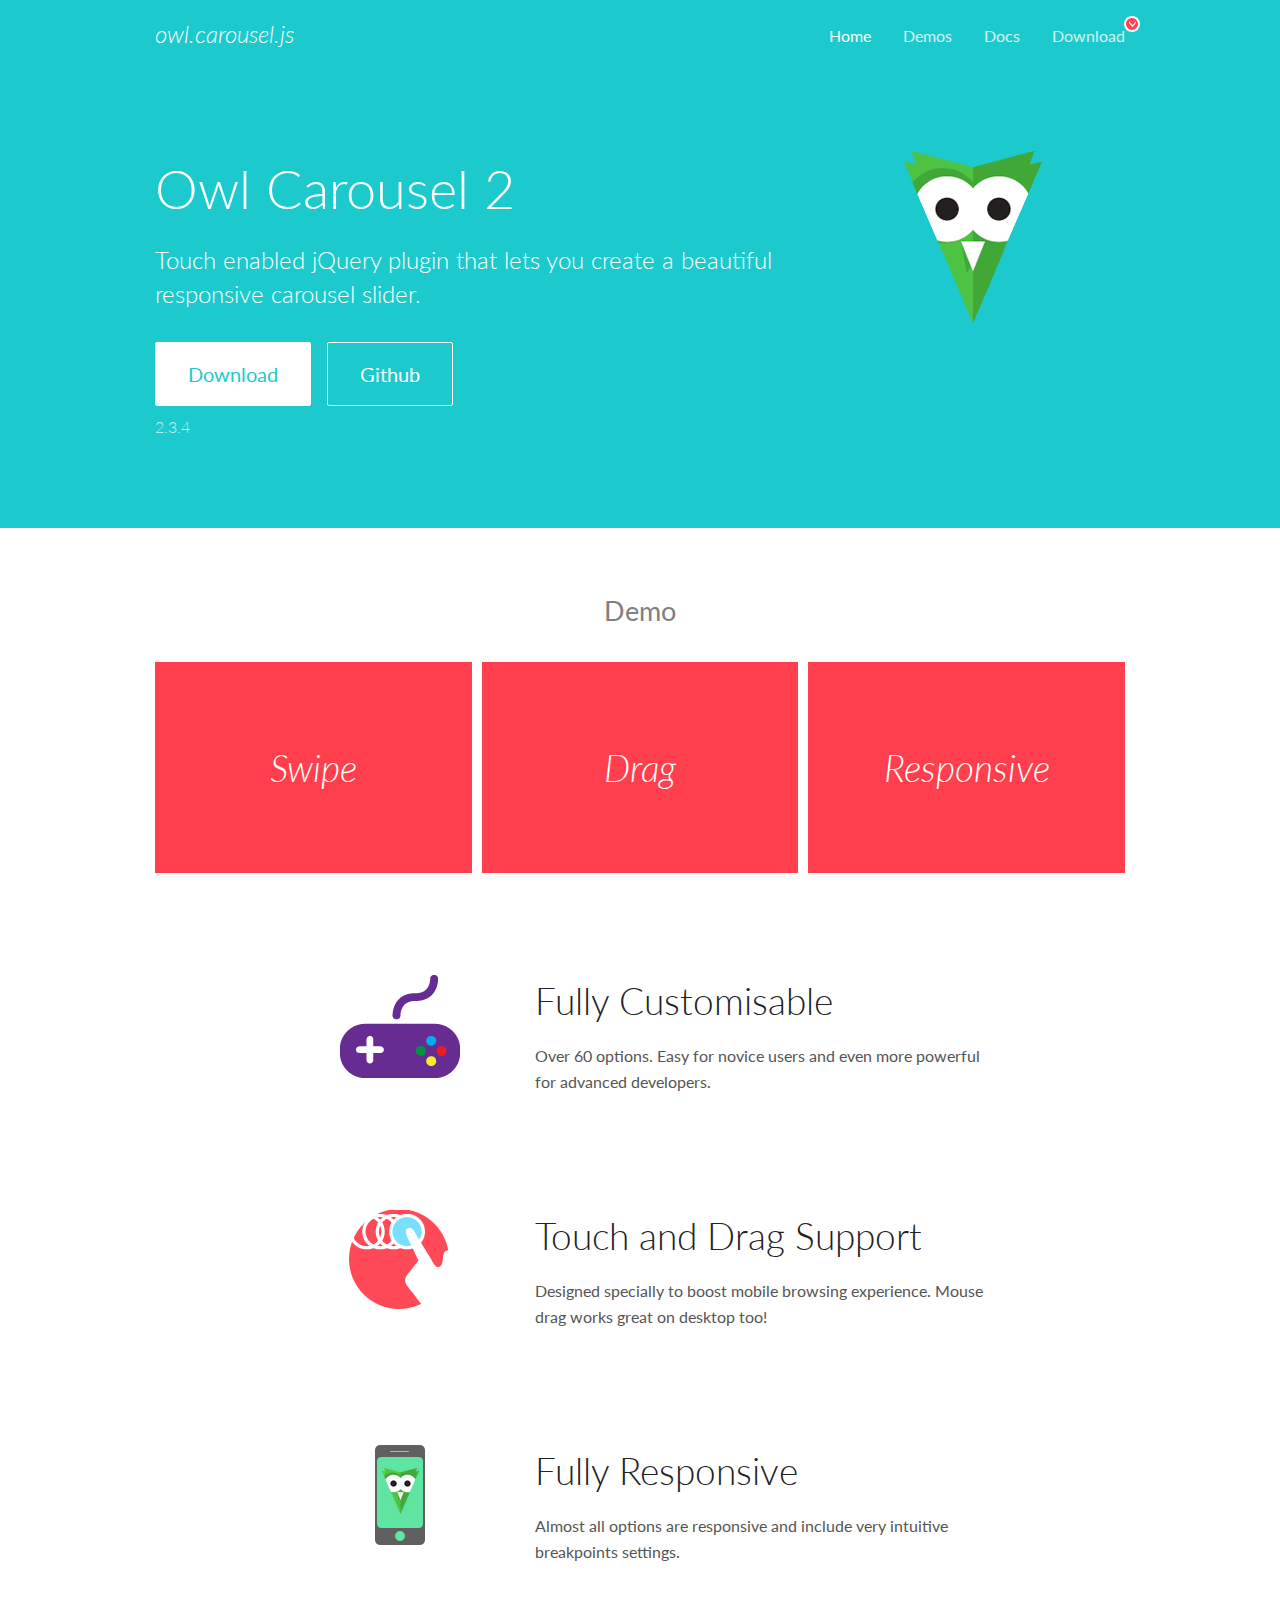
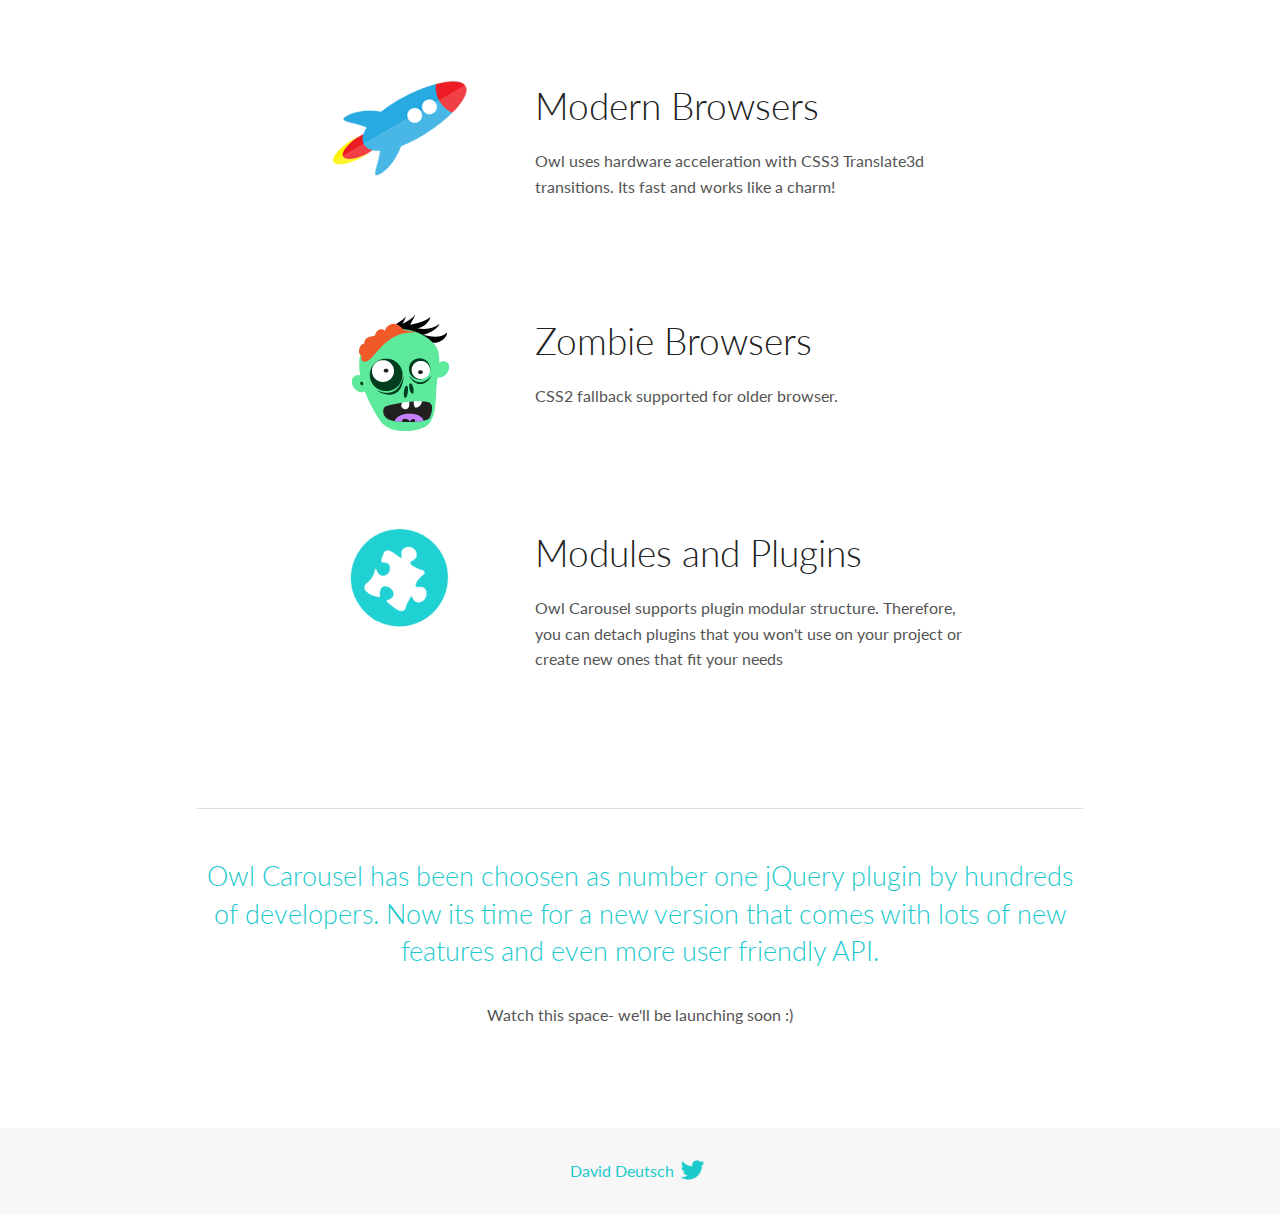
<file: assets/plugins/OwlCarousel2-2.3.4/docs/index.html>
<!DOCTYPE html>
<html lang="en">
  <head>

    <!-- head -->
    <meta charset="utf-8">
    <meta name="msapplication-tap-highlight" content="no" />
    <meta name="viewport" content="width=device-width, initial-scale=1.0" />
    <meta name="description" content="Touch enabled jQuery plugin that lets you create beautiful responsive carousel slider.">
    <meta name="author" content="David Deutsch">
    <title>
      Home | Owl Carousel | 2.3.4
    </title>

    <!-- Stylesheets -->
    <link href='https://fonts.googleapis.com/css?family=Lato:300,400,700,400italic,300italic' rel='stylesheet' type='text/css'>
    <link rel="stylesheet" href="assets/css/docs.theme.min.css">

    <!-- Owl Stylesheets -->
    <link rel="stylesheet" href="assets/owlcarousel/assets/owl.carousel.min.css">
    <link rel="stylesheet" href="assets/owlcarousel/assets/owl.theme.default.min.css">

    <!-- HTML5 shim and Respond.js IE8 support of HTML5 elements and media queries -->

    <!--[if lt IE 9]>
      <script src="https://oss.maxcdn.com/libs/html5shiv/3.7.0/html5shiv.js"></script>
      <script src="https://oss.maxcdn.com/libs/respond.js/1.3.0/respond.min.js"></script>
    <![endif]-->

    <!-- Favicons -->
    <link rel="apple-touch-icon-precomposed" sizes="144x144" href="assets/ico/apple-touch-icon-144-precomposed.png">
    <link rel="shortcut icon" href="assets/ico/favicon.png">
    <link rel="shortcut icon" href="favicon.ico">

    <!-- Yeah i know js should not be in header. Its required for demos.-->

    <!-- javascript -->
    <script src="assets/vendors/jquery.min.js"></script>
    <script src="assets/owlcarousel/owl.carousel.js"></script>
  </head>
  <body>

    <!-- header -->
    <header class="header">
      <div class="row">
        <div class="large-12 columns">
          <div class="brand left">
            <h3>
              <a href="/OwlCarousel2/">owl.carousel.js</a> 
            </h3>
          </div>
          <a id="toggle-nav" class="right">
            <span></span> <span></span> <span></span> 
          </a> 
          <div class="nav-bar">
            <ul class="clearfix">
              <li class="active">
                <a href="/OwlCarousel2/index.html">Home</a> 
              </li>
              <li> <a href="/OwlCarousel2/demos/demos.html">Demos</a>  </li>
              <li> <a href="/OwlCarousel2/docs/started-welcome.html">Docs</a>  </li>
              <li>
                <a href="https://github.com/OwlCarousel2/OwlCarousel2/archive/2.3.4.zip">Download</a> 
                <span class="download"></span> 
              </li>
            </ul>
          </div>
        </div>
      </div>
    </header>

    <!-- home panel -->
    <section id="hero">
      <div class="row">
        <div class="large-8 medium-8 columns">
          <h1>Owl Carousel 2</h1>
          <h4>Touch enabled jQuery plugin that lets you create a beautiful responsive carousel slider.</h4>
          <a href="https://github.com/OwlCarousel2/OwlCarousel2/archive/2.3.4.zip" class="hero-button">Download</a> 
          <a href="https://github.com/OwlCarousel2/OwlCarousel2" class="hero-button outline">Github</a> 
          <p>2.3.4</p>
        </div>
        <div class="large-4 medium-4 columns">
          <img class="owl-logo" src="assets/img/owl-logo.png" alt="mr. Owl">
        </div>
      </div>
    </section>

    <!-- body -->
    <div class="home-demo">
      <div class="row">
        <div class="large-12 columns">
          <h3>Demo</h3>
          <div class="owl-carousel">
            <div class="item">
              <h2>Swipe</h2>
            </div>
            <div class="item">
              <h2>Drag</h2>
            </div>
            <div class="item">
              <h2>Responsive</h2>
            </div>
            <div class="item">
              <h2>CSS3</h2>
            </div>
            <div class="item">
              <h2>Fast</h2>
            </div>
            <div class="item">
              <h2>Easy</h2>
            </div>
            <div class="item">
              <h2>Free</h2>
            </div>
            <div class="item">
              <h2>Upgradable</h2>
            </div>
            <div class="item">
              <h2>Tons of options</h2>
            </div>
            <div class="item">
              <h2>Infinity</h2>
            </div>
            <div class="item">
              <h2>Auto Width</h2>
            </div>
          </div>
        </div>
      </div>
    </div>
    <script>
      var owl = $('.owl-carousel');
      owl.owlCarousel({
        margin: 10,
        loop: true,
        responsive: {
          0: {
            items: 1
          },
          600: {
            items: 2
          },
          1000: {
            items: 3
          }
        }
      })
    </script>

    <!-- features -->
    <div id="features">
      <div class="row">
        <div class="small-12 medium-9 small-centered columns">
          <section class="row feature">
            <div class="medium-4 small-12 columns">
              <img src="assets/img/feature-options.png" alt="">
            </div>
            <div class="medium-8 small-12 columns">
              <h2>Fully Customisable</h2>
              <p>Over 60 options. Easy for novice users and even more powerful for advanced developers.</p>
            </div>
          </section>
          <section class="row feature">
            <div class="medium-4 small-12 columns">
              <img src="assets/img/feature-drag.png" alt="">
            </div>
            <div class="medium-8 small-12 columns">
              <h2>Touch and Drag Support</h2>
              <p>Designed specially to boost mobile browsing experience. Mouse drag works great on desktop too!</p>
            </div>
          </section>
          <section class="row feature">
            <div class="medium-4 small-12 columns">
              <img src="assets/img/feature-responsive.png" alt="">
            </div>
            <div class="medium-8 small-12 columns">
              <h2>Fully Responsive</h2>
              <p>Almost all options are responsive and include very intuitive breakpoints settings.</p>
            </div>
          </section>
          <section class="row feature">
            <div class="medium-4 small-12 columns">
              <img src="assets/img/feature-modern.png" alt="">
            </div>
            <div class="medium-8 small-12 columns">
              <h2>Modern Browsers</h2>
              <p>Owl uses hardware acceleration with CSS3 Translate3d transitions. Its fast and works like a charm! </p>
            </div>
          </section>
          <section class="row feature">
            <div class="medium-4 small-12 columns">
              <img src="assets/img/feature-zombie.png" alt="">
            </div>
            <div class="medium-8 small-12 columns">
              <h2>Zombie Browsers</h2>
              <p>CSS2 fallback supported for older browser.</p>
            </div>
          </section>
          <section class="row feature">
            <div class="medium-4 small-12 columns">
              <img src="assets/img/feature-module.png" alt="">
            </div>
            <div class="medium-8 small-12 columns">
              <h2>Modules and Plugins</h2>
              <p>Owl Carousel supports plugin modular structure. Therefore, you can detach plugins that you won&#x27;t use on your project or create new ones that fit your needs</p>
            </div>
          </section>
        </div>
      </div>
    </div>

    <!-- footer -->
    <section id="teaser-text">
      <div class="row">
        <div class="small-12 medium-11 small-centered columns">
          <hr>
          <h3 id="owl-carousel-has-been-choosen-as-number-one-jquery-plugin-by-hundreds-of-developers-now-its-time-for-a-new-version-that-comes-with-lots-of-new-features-and-even-more-user-friendly-api-">Owl Carousel has been choosen as number one jQuery plugin by hundreds of developers. Now its time for a new version that comes with lots of new features and even more user friendly API.</h3>
          <p>Watch this space- we&#39;ll be launching soon :)</p>
        </div>
      </div>
    </section>

    <!-- footer -->
    <footer class="footer">
      <div class="row">
        <div class="large-12 columns">
          <h5>
            <a href="/OwlCarousel2/docs/support-contact.html">David Deutsch</a> 
            <a id="custom-tweet-button" href="https://twitter.com/share?url=https://github.com/OwlCarousel2/OwlCarousel2&text=Owl Carousel - This is so awesome! " target="_blank"></a> 
          </h5>
        </div>
      </div>
    </footer>

    <!-- vendors -->
    <script src="assets/vendors/highlight.js"></script>
    <script src="assets/js/app.js"></script>
  </body>
</html>
</file>
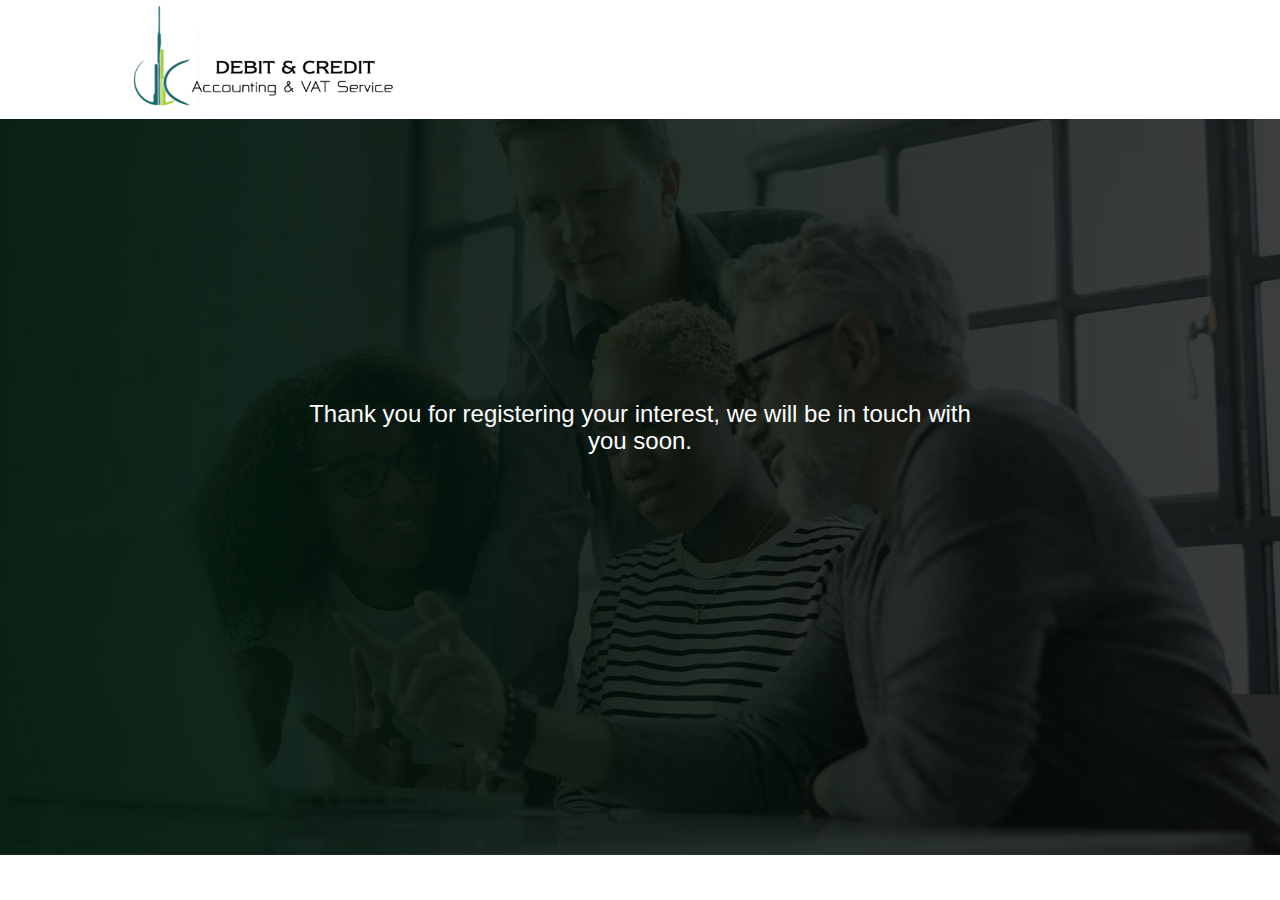
<file: thankyou.html>
<!DOCTYPE html>
<html lang="en">
  <head>
	<!-- Google tag (gtag.js) --> 
	<script async src="https://www.googletagmanager.com/gtag/js?id=AW-11061785838"></script> 
	<script> window.dataLayer = window.dataLayer || []; function gtag(){dataLayer.push(arguments);} gtag('js', new Date()); gtag('config', 'AW-11061785838'); </script>
	<!-- Google tag (gtag.js) --> 
    <meta charset="utf-8">
    <meta http-equiv="X-UA-Compatible" content="IE=edge">
    <meta name="viewport" content="width=device-width, initial-scale=1">
    <title>DMCAE</title>

    <!-- Bootstrap -->
	<link href="css/bootstrap.css" rel="stylesheet">
	<link rel="stylesheet" type="text/css" href="https://netdna.bootstrapcdn.com/font-awesome/4.5.0/css/font-awesome.min.css">
	<link href="css/style.css" rel="stylesheet">
	<link href="css/responsive.css" rel="stylesheet">
	<link href='css/simplelightbox.css' rel='stylesheet' type='text/css'>
	<link href="https://fonts.googleapis.com/css?family=Roboto:400,500,700,900&display=swap" rel="stylesheet">
	<link rel="icon" type="image/ico" href="images/favicon.png" />
	  <!-- Global site tag (gtag.js) - Google Ads: 728094570 -->
	  <script async src="https://www.googletagmanager.com/gtag/js?id=AW-728094570"></script>
	<!-- Event snippet for Submit lead form conversion page -->

	<script>
		gtag('event', 'conversion', {'send_to': 'AW-11061785838/BPz-CP2pnocYEO7p1Zop'});
  	</script>

	  <script>
		  window.dataLayer = window.dataLayer || [];
		  function gtag(){dataLayer.push(arguments);}
		  gtag('js', new Date());

		  gtag('config', 'AW-728094570');
	  </script>
	  <!-- Event snippet for Lead conversion page -->
	  <script>
		  gtag('event', 'conversion', {'send_to': 'AW-728094570/vdcxCLmi-aQBEOqul9sC'});
	  </script>

	 <!-- Facebook Pixel Code -->
<script>
  !function(f,b,e,v,n,t,s)
  {if(f.fbq)return;n=f.fbq=function(){n.callMethod?
  n.callMethod.apply(n,arguments):n.queue.push(arguments)};
  if(!f._fbq)f._fbq=n;n.push=n;n.loaded=!0;n.version='2.0';
  n.queue=[];t=b.createElement(e);t.async=!0;
  t.src=v;s=b.getElementsByTagName(e)[0];
  s.parentNode.insertBefore(t,s)}(window, document,'script',
  'https://connect.facebook.net/en_US/fbevents.js');
  fbq('init', '101836267066663');
  fbq('track', 'PageView');
</script>
<noscript><img height="1" width="1" style="display:none"
  src="https://www.facebook.com/tr?id=101836267066663&ev=PageView&noscript=1"
/></noscript>
<!-- End Facebook Pixel Code -->
<!-- Google Tag Manager -->
<script>(function(w,d,s,l,i){w[l]=w[l]||[];w[l].push({'gtm.start':
new Date().getTime(),event:'gtm.js'});var f=d.getElementsByTagName(s)[0],
j=d.createElement(s),dl=l!='dataLayer'?'&l='+l:'';j.async=true;j.src=
'https://www.googletagmanager.com/gtm.js?id='+i+dl;f.parentNode.insertBefore(j,f);
})(window,document,'script','dataLayer','GTM-KMW3XRW');</script>
<!-- End Google Tag Manager -->


<!-- Meta Pixel Code -->

<script>

	!function(f,b,e,v,n,t,s)
	
	{if(f.fbq)return;n=f.fbq=function(){n.callMethod?
	
	n.callMethod.apply(n,arguments):n.queue.push(arguments)};
	
	if(!f._fbq)f._fbq=n;n.push=n;n.loaded=!0;n.version='2.0';
	
	n.queue=[];t=b.createElement(e);t.async=!0;
	
	t.src=v;s=b.getElementsByTagName(e)[0];
	
	s.parentNode.insertBefore(t,s)}(window, document,'script',
	
	'https://connect.facebook.net/en_US/fbevents.js');
	
	fbq('init', '566049491693521');
	
	fbq('track', 'PageView');
	
	fbq('track', ‘Lead’);
	
	</script>
	
	<noscript><img height="1" width="1" style="display:none"
	
	src="https://www.facebook.com/tr?id=566049491693521&ev=PageView&noscript=1"
	
	/></noscript>
	
	<!-- End Meta Pixel Code -->
  </head>
  <body>
   <!-- Google Tag Manager (noscript) -->
<noscript><iframe src="https://www.googletagmanager.com/ns.html?id=GTM-KMW3XRW"
height="0" width="0" style="display:none;visibility:hidden"></iframe></noscript>
<!-- End Google Tag Manager (noscript) -->
 <header>
	<div class="container-fluid">
		<div class="row">
			<div class="col-md-1">
			</div>
			<div class="col-md-3 col-xs-6">
				<div class="logo">
					<img src="images/logomani.png" alt=""/>
				</div>
			</div>
			<div class="col-md-9">
				
			</div>
		</div>
	</div>
	
  </header>
  
  <section class="thank">
	<div class="container">
		<div class="row">
			<div class="col-md-2"></div>
			<div class="col-md-8 col-xs-12">
				<div class="row">
					<div class="col-md-12">
						<article class="thank-content">
							<div class="row">
								<div class="col-md-12">
									<div class="thank-banner">
									<h3>Thank you for registering your interest, we will be in touch with you soon.</h3>
									</div>
								</div>
							</div>
						</article>
					</div>
					
					
				</div>
			</div>
			<div class="col-md-2 padding-0 mob-align">
			</div>
		</div>
		</div>
	</section>
	
	<!-- <footer> -->
	<!-- <div class="copyright">
		<div class="container">
			<div class="row">
				<p>Copyright © <span class="color-b">Manipal Executive Education</span>, Dubai - 2020</p>
				 
			</div>
		</div>
	</div> -->
	<!-- </footer> -->
  

  
   <script src="js/jquery.min.js"></script>
   <script src="js/bootstrap.min.js"></script>


</body>
</html>
</file>
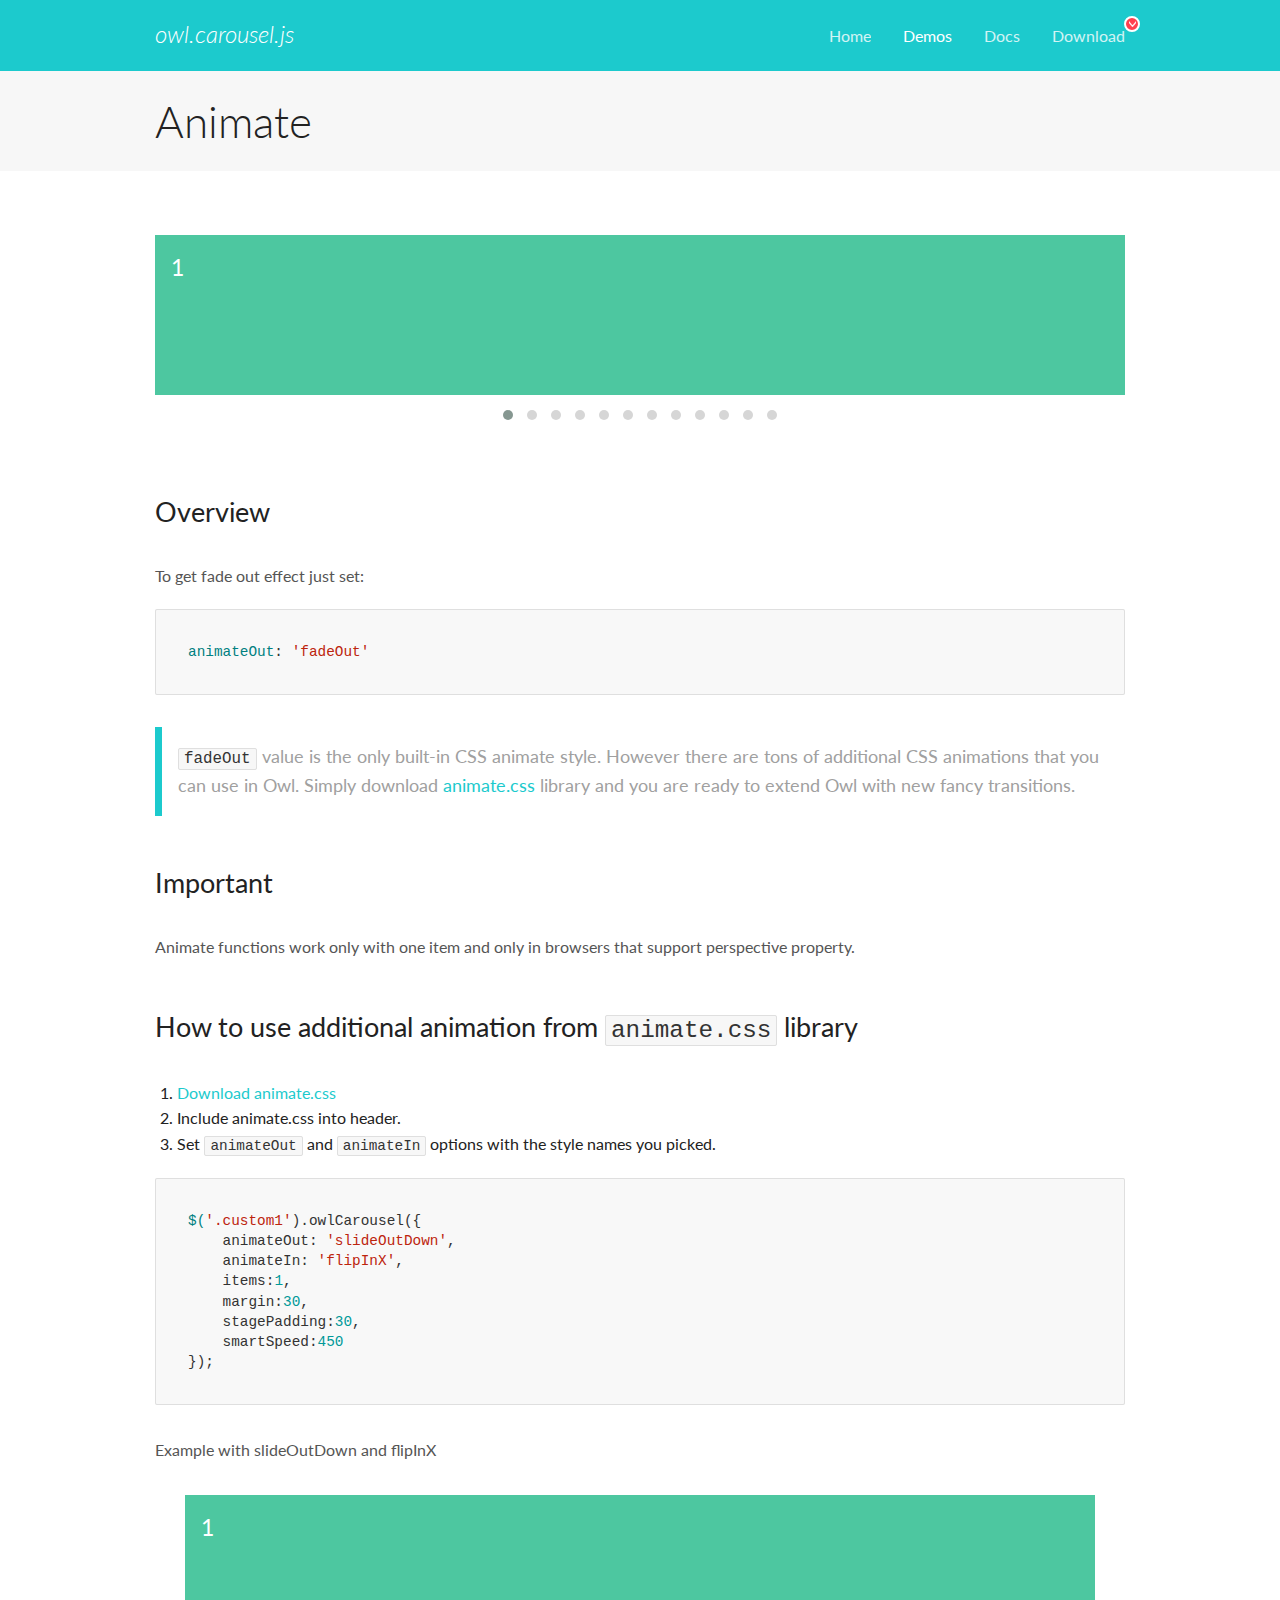
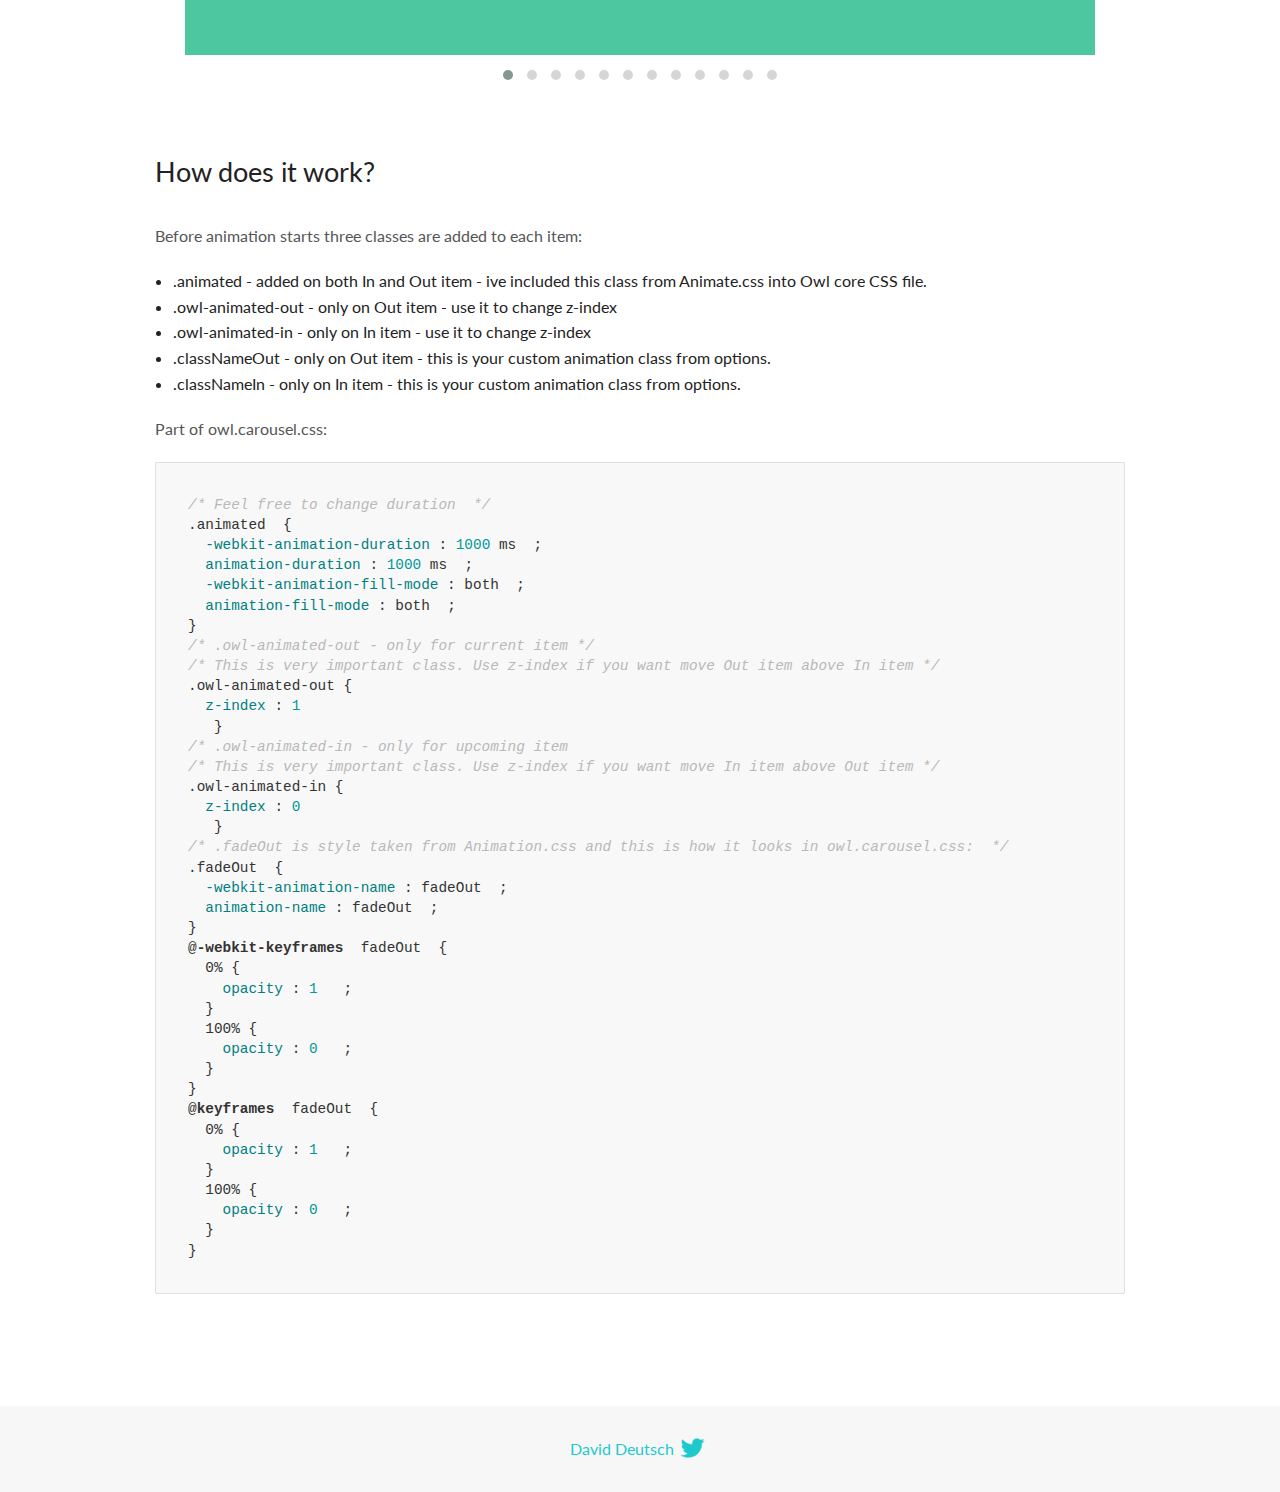
<file: assets/plugins/OwlCarousel2-2.3.4/docs/demos/animate.html>
<!DOCTYPE html>
<html lang="en">
  <head>

    <!-- head -->
    <meta charset="utf-8">
    <meta name="msapplication-tap-highlight" content="no" />
    <meta name="viewport" content="width=device-width, initial-scale=1.0" />
    <meta name="description" content="Animate carousel">
    <meta name="author" content="David Deutsch">
    <title>
      Animate Demo | Owl Carousel | 2.3.4
    </title>

    <!-- Stylesheets -->
    <link href='https://fonts.googleapis.com/css?family=Lato:300,400,700,400italic,300italic' rel='stylesheet' type='text/css'>
    <link rel="stylesheet" href="../assets/css/docs.theme.min.css">

    <!-- Owl Stylesheets -->
    <link rel="stylesheet" href="../assets/owlcarousel/assets/owl.carousel.min.css">
    <link rel="stylesheet" href="../assets/owlcarousel/assets/owl.theme.default.min.css">

    <!-- HTML5 shim and Respond.js IE8 support of HTML5 elements and media queries -->

    <!--[if lt IE 9]>
      <script src="https://oss.maxcdn.com/libs/html5shiv/3.7.0/html5shiv.js"></script>
      <script src="https://oss.maxcdn.com/libs/respond.js/1.3.0/respond.min.js"></script>
    <![endif]-->

    <!-- Favicons -->
    <link rel="apple-touch-icon-precomposed" sizes="144x144" href="../assets/ico/apple-touch-icon-144-precomposed.png">
    <link rel="shortcut icon" href="../assets/ico/favicon.png">
    <link rel="shortcut icon" href="favicon.ico">

    <!-- Yeah i know js should not be in header. Its required for demos.-->

    <!-- javascript -->
    <script src="../assets/vendors/jquery.min.js"></script>
    <script src="../assets/owlcarousel/owl.carousel.js"></script>
  </head>
  <body>

    <!-- header -->
    <header class="header">
      <div class="row">
        <div class="large-12 columns">
          <div class="brand left">
            <h3>
              <a href="/OwlCarousel2/">owl.carousel.js</a> 
            </h3>
          </div>
          <a id="toggle-nav" class="right">
            <span></span> <span></span> <span></span> 
          </a> 
          <div class="nav-bar">
            <ul class="clearfix">
              <li> <a href="/OwlCarousel2/index.html">Home</a>  </li>
              <li class="active">
                <a href="/OwlCarousel2/demos/demos.html">Demos</a> 
              </li>
              <li> <a href="/OwlCarousel2/docs/started-welcome.html">Docs</a>  </li>
              <li>
                <a href="https://github.com/OwlCarousel2/OwlCarousel2/archive/2.3.4.zip">Download</a> 
                <span class="download"></span> 
              </li>
            </ul>
          </div>
        </div>
      </div>
    </header>

    <!-- title -->
    <section class="title">
      <div class="row">
        <div class="large-12 columns">
          <h1>Animate</h1>
        </div>
      </div>
    </section>

    <!--  Demos -->
    <section id="demos">
      <div class="row">
        <div class="large-12 columns">
          <div class="fadeOut owl-carousel owl-theme">
            <div class="item">
              <h4>1</h4>
            </div>
            <div class="item">
              <h4>2</h4>
            </div>
            <div class="item">
              <h4>3</h4>
            </div>
            <div class="item">
              <h4>4</h4>
            </div>
            <div class="item">
              <h4>5</h4>
            </div>
            <div class="item">
              <h4>6</h4>
            </div>
            <div class="item">
              <h4>7</h4>
            </div>
            <div class="item">
              <h4>8</h4>
            </div>
            <div class="item">
              <h4>9</h4>
            </div>
            <div class="item">
              <h4>10</h4>
            </div>
            <div class="item">
              <h4>11</h4>
            </div>
            <div class="item">
              <h4>12</h4>
            </div>
          </div>
          <h3 id="overview">Overview</h3>
          <p>To get fade out effect just set:</p>
          <pre><code>animateOut: &#39;fadeOut&#39;</code></pre>
          <blockquote>
            <p><code>fadeOut</code> value is the only built-in CSS animate style. However there are tons of additional CSS animations that you can use in Owl. Simply download
              <a href="https://daneden.github.io/animate.css/">animate.css</a>  library and you are ready to extend Owl with new fancy transitions.</p>
          </blockquote>
          <h3 id="important">Important</h3>
          <p>Animate functions work only with one item and only in browsers that support perspective property.</p>
          <h3 id="how-to-use-additional-animation-from-animate-css-library">How to use additional animation from <code>animate.css</code> library</h3>
          <ol>
            <li> <a href="https://daneden.github.io/animate.css/">Download animate.css</a>  </li>
            <li>Include animate.css into header.</li>
            <li>Set <code>animateOut</code> and <code>animateIn</code> options with the style names you picked.</li>
          </ol>
          <pre><code>$(&#39;.custom1&#39;).owlCarousel({
    animateOut: &#39;slideOutDown&#39;,
    animateIn: &#39;flipInX&#39;,
    items:1,
    margin:30,
    stagePadding:30,
    smartSpeed:450
});</code></pre>
          <p>Example with slideOutDown and flipInX</p>
          <div class="custom1 owl-carousel owl-theme">
            <div class="item">
              <h4>1</h4>
            </div>
            <div class="item">
              <h4>2</h4>
            </div>
            <div class="item">
              <h4>3</h4>
            </div>
            <div class="item">
              <h4>4</h4>
            </div>
            <div class="item">
              <h4>5</h4>
            </div>
            <div class="item">
              <h4>6</h4>
            </div>
            <div class="item">
              <h4>7</h4>
            </div>
            <div class="item">
              <h4>8</h4>
            </div>
            <div class="item">
              <h4>9</h4>
            </div>
            <div class="item">
              <h4>10</h4>
            </div>
            <div class="item">
              <h4>11</h4>
            </div>
            <div class="item">
              <h4>12</h4>
            </div>
          </div>
          <h3 id="how-does-it-work-">How does it work?</h3>
          <p>Before animation starts three classes are added to each item:</p>
          <ul>
            <li>.animated - added on both In and Out item - ive included this class from Animate.css into Owl core CSS file.</li>
            <li>.owl-animated-out - only on Out item - use it to change z-index</li>
            <li>.owl-animated-in - only on In item - use it to change z-index</li>
            <li>.classNameOut - only on Out item - this is your custom animation class from options.</li>
            <li>.classNameIn - only on In item - this is your custom animation class from options.</li>
          </ul>
          <p>Part of owl.carousel.css:</p>
          <pre><code class="language-css"><span class="comment">/* Feel free to change duration  */</span> 
<span class="class">.animated</span>  <span class="rules">{
  <span class="rule"><span class="attribute">-webkit-animation-duration</span> :<span class="value"> <span class="number">1000</span> ms</span> </span> ;
  <span class="rule"><span class="attribute">animation-duration</span> :<span class="value"> <span class="number">1000</span> ms</span> </span> ;
  <span class="rule"><span class="attribute">-webkit-animation-fill-mode</span> :<span class="value"> both</span> </span> ;
  <span class="rule"><span class="attribute">animation-fill-mode</span> :<span class="value"> both</span> </span> ;
<span class="rule">}</span> </span> 
<span class="comment">/* .owl-animated-out - only for current item */</span> 
<span class="comment">/* This is very important class. Use z-index if you want move Out item above In item */</span> 
<span class="class">.owl-animated-out</span> <span class="rules">{
  <span class="rule"><span class="attribute">z-index</span> :<span class="value"> <span class="number">1</span> 
</span> </span> </span> }
<span class="comment">/* .owl-animated-in - only for upcoming item
/* This is very important class. Use z-index if you want move In item above Out item */</span> 
<span class="class">.owl-animated-in</span> <span class="rules">{
  <span class="rule"><span class="attribute">z-index</span> :<span class="value"> <span class="number">0</span> 
</span> </span> </span> }
<span class="comment">/* .fadeOut is style taken from Animation.css and this is how it looks in owl.carousel.css:  */</span> 
<span class="class">.fadeOut</span>  <span class="rules">{
  <span class="rule"><span class="attribute">-webkit-animation-name</span> :<span class="value"> fadeOut</span> </span> ;
  <span class="rule"><span class="attribute">animation-name</span> :<span class="value"> fadeOut</span> </span> ;
<span class="rule">}</span> </span> 
<span class="at_rule">@<span class="keyword">-webkit-keyframes</span>  fadeOut </span> {
  0% <span class="rules">{
    <span class="rule"><span class="attribute">opacity</span> :<span class="value"> <span class="number">1</span> </span> </span> ;
  <span class="rule">}</span> </span> 
  100% <span class="rules">{
    <span class="rule"><span class="attribute">opacity</span> :<span class="value"> <span class="number">0</span> </span> </span> ;
  <span class="rule">}</span> </span> 
}
<span class="at_rule">@<span class="keyword">keyframes</span>  fadeOut </span> {
  0% <span class="rules">{
    <span class="rule"><span class="attribute">opacity</span> :<span class="value"> <span class="number">1</span> </span> </span> ;
  <span class="rule">}</span> </span> 
  100% <span class="rules">{
    <span class="rule"><span class="attribute">opacity</span> :<span class="value"> <span class="number">0</span> </span> </span> ;
  <span class="rule">}</span> </span> 
}</code></pre>
          <link rel="stylesheet" href="../assets/css/animate.css">
          <script>
            jQuery(document).ready(function($) {
              $('.fadeOut').owlCarousel({
                items: 1,
                animateOut: 'fadeOut',
                loop: true,
                margin: 10,
              });
              $('.custom1').owlCarousel({
                animateOut: 'slideOutDown',
                animateIn: 'flipInX',
                items: 1,
                margin: 30,
                stagePadding: 30,
                smartSpeed: 450
              });
            });
          </script>
        </div>
      </div>
    </section>

    <!-- footer -->
    <footer class="footer">
      <div class="row">
        <div class="large-12 columns">
          <h5>
            <a href="/OwlCarousel2/docs/support-contact.html">David Deutsch</a> 
            <a id="custom-tweet-button" href="https://twitter.com/share?url=https://github.com/OwlCarousel2/OwlCarousel2&text=Owl Carousel - This is so awesome! " target="_blank"></a> 
          </h5>
        </div>
      </div>
    </footer>

    <!-- vendors -->
    <script src="../assets/vendors/highlight.js"></script>
    <script src="../assets/js/app.js"></script>
  </body>
</html>
</file>
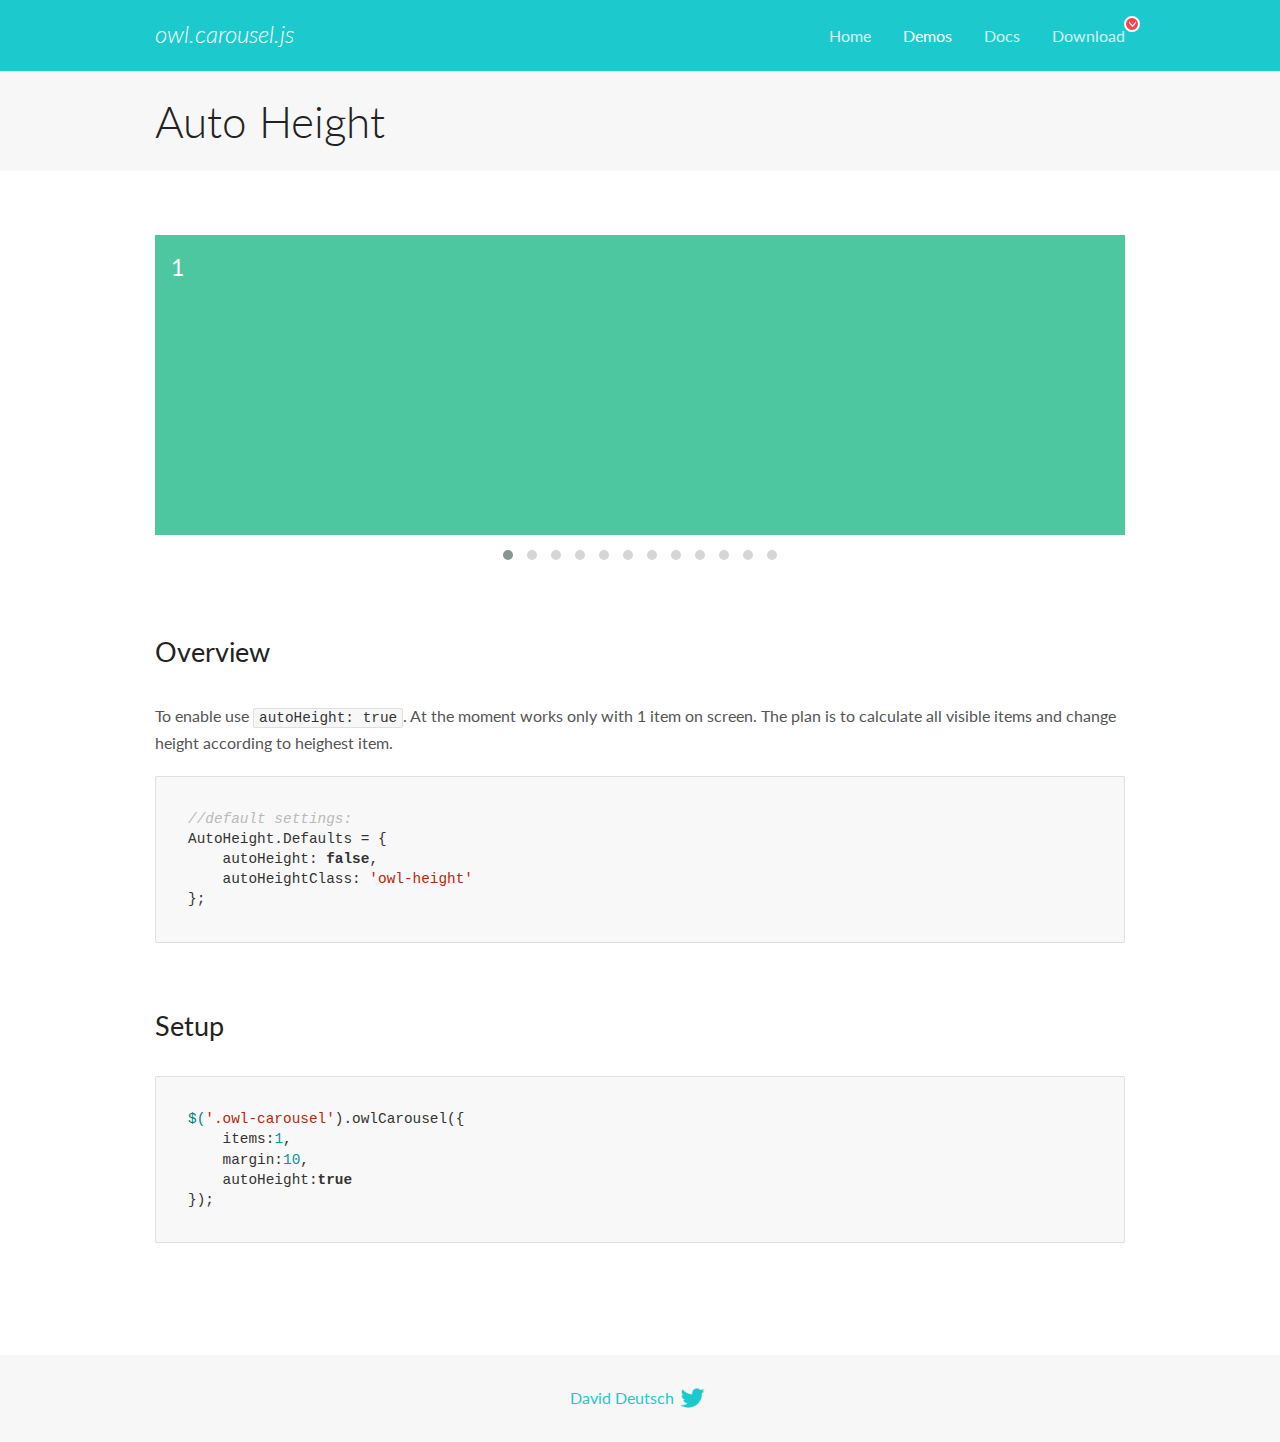
<file: assets/plugins/OwlCarousel2-2.3.4/docs/demos/autoheight.html>
<!DOCTYPE html>
<html lang="en">
  <head>

    <!-- head -->
    <meta charset="utf-8">
    <meta name="msapplication-tap-highlight" content="no" />
    <meta name="viewport" content="width=device-width, initial-scale=1.0" />
    <meta name="description" content="autoHeight usage demo">
    <meta name="author" content="David Deutsch">
    <title>
      Auto Height Demo | Owl Carousel | 2.3.4
    </title>

    <!-- Stylesheets -->
    <link href='https://fonts.googleapis.com/css?family=Lato:300,400,700,400italic,300italic' rel='stylesheet' type='text/css'>
    <link rel="stylesheet" href="../assets/css/docs.theme.min.css">

    <!-- Owl Stylesheets -->
    <link rel="stylesheet" href="../assets/owlcarousel/assets/owl.carousel.min.css">
    <link rel="stylesheet" href="../assets/owlcarousel/assets/owl.theme.default.min.css">

    <!-- HTML5 shim and Respond.js IE8 support of HTML5 elements and media queries -->

    <!--[if lt IE 9]>
      <script src="https://oss.maxcdn.com/libs/html5shiv/3.7.0/html5shiv.js"></script>
      <script src="https://oss.maxcdn.com/libs/respond.js/1.3.0/respond.min.js"></script>
    <![endif]-->

    <!-- Favicons -->
    <link rel="apple-touch-icon-precomposed" sizes="144x144" href="../assets/ico/apple-touch-icon-144-precomposed.png">
    <link rel="shortcut icon" href="../assets/ico/favicon.png">
    <link rel="shortcut icon" href="favicon.ico">

    <!-- Yeah i know js should not be in header. Its required for demos.-->

    <!-- javascript -->
    <script src="../assets/vendors/jquery.min.js"></script>
    <script src="../assets/owlcarousel/owl.carousel.js"></script>
  </head>
  <body>

    <!-- header -->
    <header class="header">
      <div class="row">
        <div class="large-12 columns">
          <div class="brand left">
            <h3>
              <a href="/OwlCarousel2/">owl.carousel.js</a> 
            </h3>
          </div>
          <a id="toggle-nav" class="right">
            <span></span> <span></span> <span></span> 
          </a> 
          <div class="nav-bar">
            <ul class="clearfix">
              <li> <a href="/OwlCarousel2/index.html">Home</a>  </li>
              <li class="active">
                <a href="/OwlCarousel2/demos/demos.html">Demos</a> 
              </li>
              <li> <a href="/OwlCarousel2/docs/started-welcome.html">Docs</a>  </li>
              <li>
                <a href="https://github.com/OwlCarousel2/OwlCarousel2/archive/2.3.4.zip">Download</a> 
                <span class="download"></span> 
              </li>
            </ul>
          </div>
        </div>
      </div>
    </header>

    <!-- title -->
    <section class="title">
      <div class="row">
        <div class="large-12 columns">
          <h1>Auto Height</h1>
        </div>
      </div>
    </section>

    <!--  Demos -->
    <section id="demos">
      <div class="row">
        <div class="large-12 columns">
          <div class="owl-carousel owl-theme">
            <div class="item" style="height:300px">
              <h4>1</h4>
            </div>
            <div class="item" style="height:100px">
              <h4>2</h4>
            </div>
            <div class="item" style="height:500px">
              <h4>3</h4>
            </div>
            <div class="item" style="height:250px">
              <h4>4</h4>
            </div>
            <div class="item" style="height:400px">
              <h4>5</h4>
            </div>
            <div class="item" style="height:500px">
              <h4>6</h4>
            </div>
            <div class="item" style="height:600px">
              <h4>7</h4>
            </div>
            <div class="item" style="height:400px">
              <h4>8</h4>
            </div>
            <div class="item" style="height:300px">
              <h4>9</h4>
            </div>
            <div class="item" style="height:350px">
              <h4>10</h4>
            </div>
            <div class="item" style="height:200px">
              <h4>11</h4>
            </div>
            <div class="item" style="height:150px">
              <h4>12</h4>
            </div>
          </div>
          <h3 id="overview">Overview</h3>
          <p>To enable use <code>autoHeight: true</code>. At the moment works only with 1 item on screen. The plan is to calculate all visible items and change height according to heighest item.</p>
          <pre><code>//default settings:
AutoHeight.Defaults = {
    autoHeight: false,
    autoHeightClass: &#39;owl-height&#39;
};</code></pre>
          <h3 id="setup">Setup</h3>
          <pre><code>$(&#39;.owl-carousel&#39;).owlCarousel({
    items:1,
    margin:10,
    autoHeight:true
});</code></pre>
          <script>
            $(document).ready(function() {
              $('.owl-carousel').owlCarousel({
                items: 1,
                margin: 10,
                autoHeight: true
              });
            })
          </script>
        </div>
      </div>
    </section>

    <!-- footer -->
    <footer class="footer">
      <div class="row">
        <div class="large-12 columns">
          <h5>
            <a href="/OwlCarousel2/docs/support-contact.html">David Deutsch</a> 
            <a id="custom-tweet-button" href="https://twitter.com/share?url=https://github.com/OwlCarousel2/OwlCarousel2&text=Owl Carousel - This is so awesome! " target="_blank"></a> 
          </h5>
        </div>
      </div>
    </footer>

    <!-- vendors -->
    <script src="../assets/vendors/highlight.js"></script>
    <script src="../assets/js/app.js"></script>
  </body>
</html>
</file>
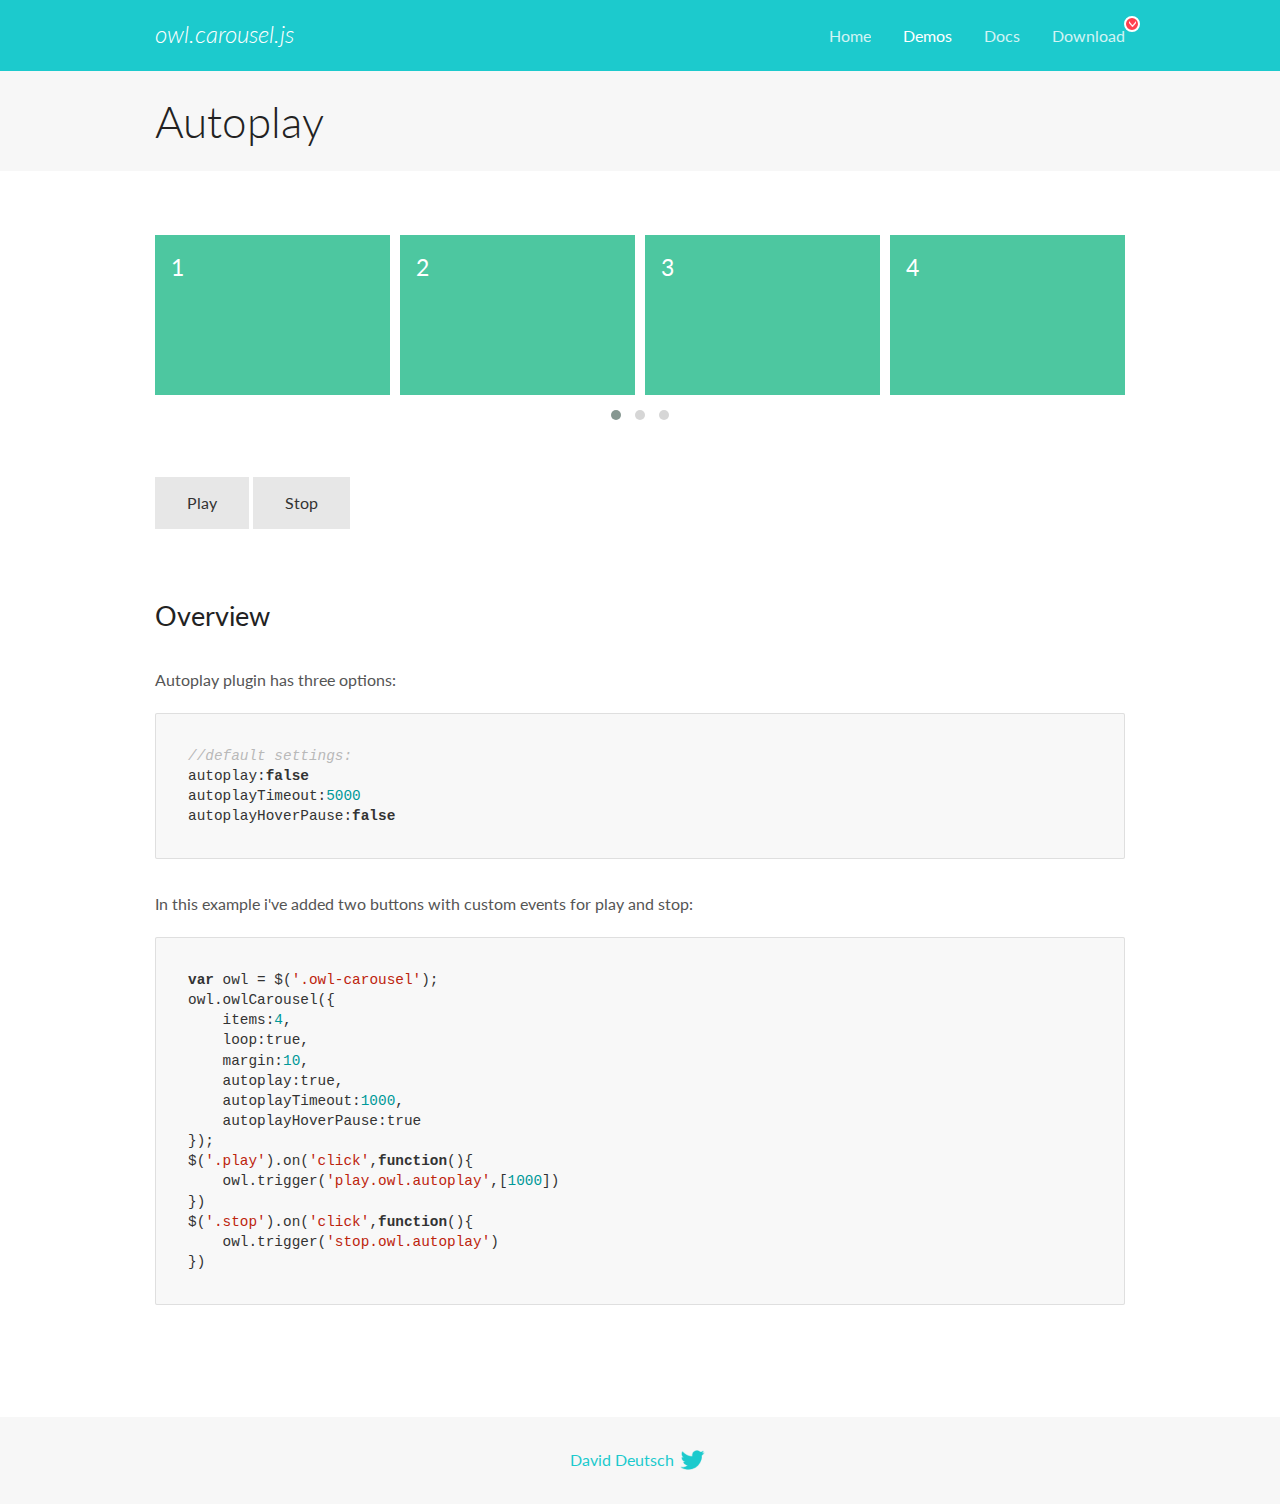
<file: assets/plugins/OwlCarousel2-2.3.4/docs/demos/autoplay.html>
<!DOCTYPE html>
<html lang="en">
  <head>

    <!-- head -->
    <meta charset="utf-8">
    <meta name="msapplication-tap-highlight" content="no" />
    <meta name="viewport" content="width=device-width, initial-scale=1.0" />
    <meta name="description" content="Autoplay usage demo">
    <meta name="author" content="David Deutsch">
    <title>
      Autoplay Demo | Owl Carousel | 2.3.4
    </title>

    <!-- Stylesheets -->
    <link href='https://fonts.googleapis.com/css?family=Lato:300,400,700,400italic,300italic' rel='stylesheet' type='text/css'>
    <link rel="stylesheet" href="../assets/css/docs.theme.min.css">

    <!-- Owl Stylesheets -->
    <link rel="stylesheet" href="../assets/owlcarousel/assets/owl.carousel.min.css">
    <link rel="stylesheet" href="../assets/owlcarousel/assets/owl.theme.default.min.css">

    <!-- HTML5 shim and Respond.js IE8 support of HTML5 elements and media queries -->

    <!--[if lt IE 9]>
      <script src="https://oss.maxcdn.com/libs/html5shiv/3.7.0/html5shiv.js"></script>
      <script src="https://oss.maxcdn.com/libs/respond.js/1.3.0/respond.min.js"></script>
    <![endif]-->

    <!-- Favicons -->
    <link rel="apple-touch-icon-precomposed" sizes="144x144" href="../assets/ico/apple-touch-icon-144-precomposed.png">
    <link rel="shortcut icon" href="../assets/ico/favicon.png">
    <link rel="shortcut icon" href="favicon.ico">

    <!-- Yeah i know js should not be in header. Its required for demos.-->

    <!-- javascript -->
    <script src="../assets/vendors/jquery.min.js"></script>
    <script src="../assets/owlcarousel/owl.carousel.js"></script>
  </head>
  <body>

    <!-- header -->
    <header class="header">
      <div class="row">
        <div class="large-12 columns">
          <div class="brand left">
            <h3>
              <a href="/OwlCarousel2/">owl.carousel.js</a> 
            </h3>
          </div>
          <a id="toggle-nav" class="right">
            <span></span> <span></span> <span></span> 
          </a> 
          <div class="nav-bar">
            <ul class="clearfix">
              <li> <a href="/OwlCarousel2/index.html">Home</a>  </li>
              <li class="active">
                <a href="/OwlCarousel2/demos/demos.html">Demos</a> 
              </li>
              <li> <a href="/OwlCarousel2/docs/started-welcome.html">Docs</a>  </li>
              <li>
                <a href="https://github.com/OwlCarousel2/OwlCarousel2/archive/2.3.4.zip">Download</a> 
                <span class="download"></span> 
              </li>
            </ul>
          </div>
        </div>
      </div>
    </header>

    <!-- title -->
    <section class="title">
      <div class="row">
        <div class="large-12 columns">
          <h1>Autoplay</h1>
        </div>
      </div>
    </section>

    <!--  Demos -->
    <section id="demos">
      <div class="row">
        <div class="large-12 columns">
          <div class="owl-carousel owl-theme">
            <div class="item">
              <h4>1</h4>
            </div>
            <div class="item">
              <h4>2</h4>
            </div>
            <div class="item">
              <h4>3</h4>
            </div>
            <div class="item">
              <h4>4</h4>
            </div>
            <div class="item">
              <h4>5</h4>
            </div>
            <div class="item">
              <h4>6</h4>
            </div>
            <div class="item">
              <h4>7</h4>
            </div>
            <div class="item">
              <h4>8</h4>
            </div>
            <div class="item">
              <h4>9</h4>
            </div>
            <div class="item">
              <h4>10</h4>
            </div>
            <div class="item">
              <h4>11</h4>
            </div>
            <div class="item">
              <h4>12</h4>
            </div>
          </div>
          <a class="button secondary play">Play</a> 
          <a class="button secondary stop">Stop</a> 
          <h3 id="overview">Overview</h3>
          <p>Autoplay plugin has three options:</p>
          <pre><code>//default settings:
autoplay:false
autoplayTimeout:5000
autoplayHoverPause:false</code></pre>
          <p>In this example i&#39;ve added two buttons with custom events for play and stop:</p>
          <pre><code>var owl = $(&#39;.owl-carousel&#39;);
owl.owlCarousel({
    items:4,
    loop:true,
    margin:10,
    autoplay:true,
    autoplayTimeout:1000,
    autoplayHoverPause:true
});
$(&#39;.play&#39;).on(&#39;click&#39;,function(){
    owl.trigger(&#39;play.owl.autoplay&#39;,[1000])
})
$(&#39;.stop&#39;).on(&#39;click&#39;,function(){
    owl.trigger(&#39;stop.owl.autoplay&#39;)
})</code></pre>
          <script>
            $(document).ready(function() {
              var owl = $('.owl-carousel');
              owl.owlCarousel({
                items: 4,
                loop: true,
                margin: 10,
                autoplay: true,
                autoplayTimeout: 1000,
                autoplayHoverPause: true
              });
              $('.play').on('click', function() {
                owl.trigger('play.owl.autoplay', [1000])
              })
              $('.stop').on('click', function() {
                owl.trigger('stop.owl.autoplay')
              })
            })
          </script>
        </div>
      </div>
    </section>

    <!-- footer -->
    <footer class="footer">
      <div class="row">
        <div class="large-12 columns">
          <h5>
            <a href="/OwlCarousel2/docs/support-contact.html">David Deutsch</a> 
            <a id="custom-tweet-button" href="https://twitter.com/share?url=https://github.com/OwlCarousel2/OwlCarousel2&text=Owl Carousel - This is so awesome! " target="_blank"></a> 
          </h5>
        </div>
      </div>
    </footer>

    <!-- vendors -->
    <script src="../assets/vendors/highlight.js"></script>
    <script src="../assets/js/app.js"></script>
  </body>
</html>
</file>
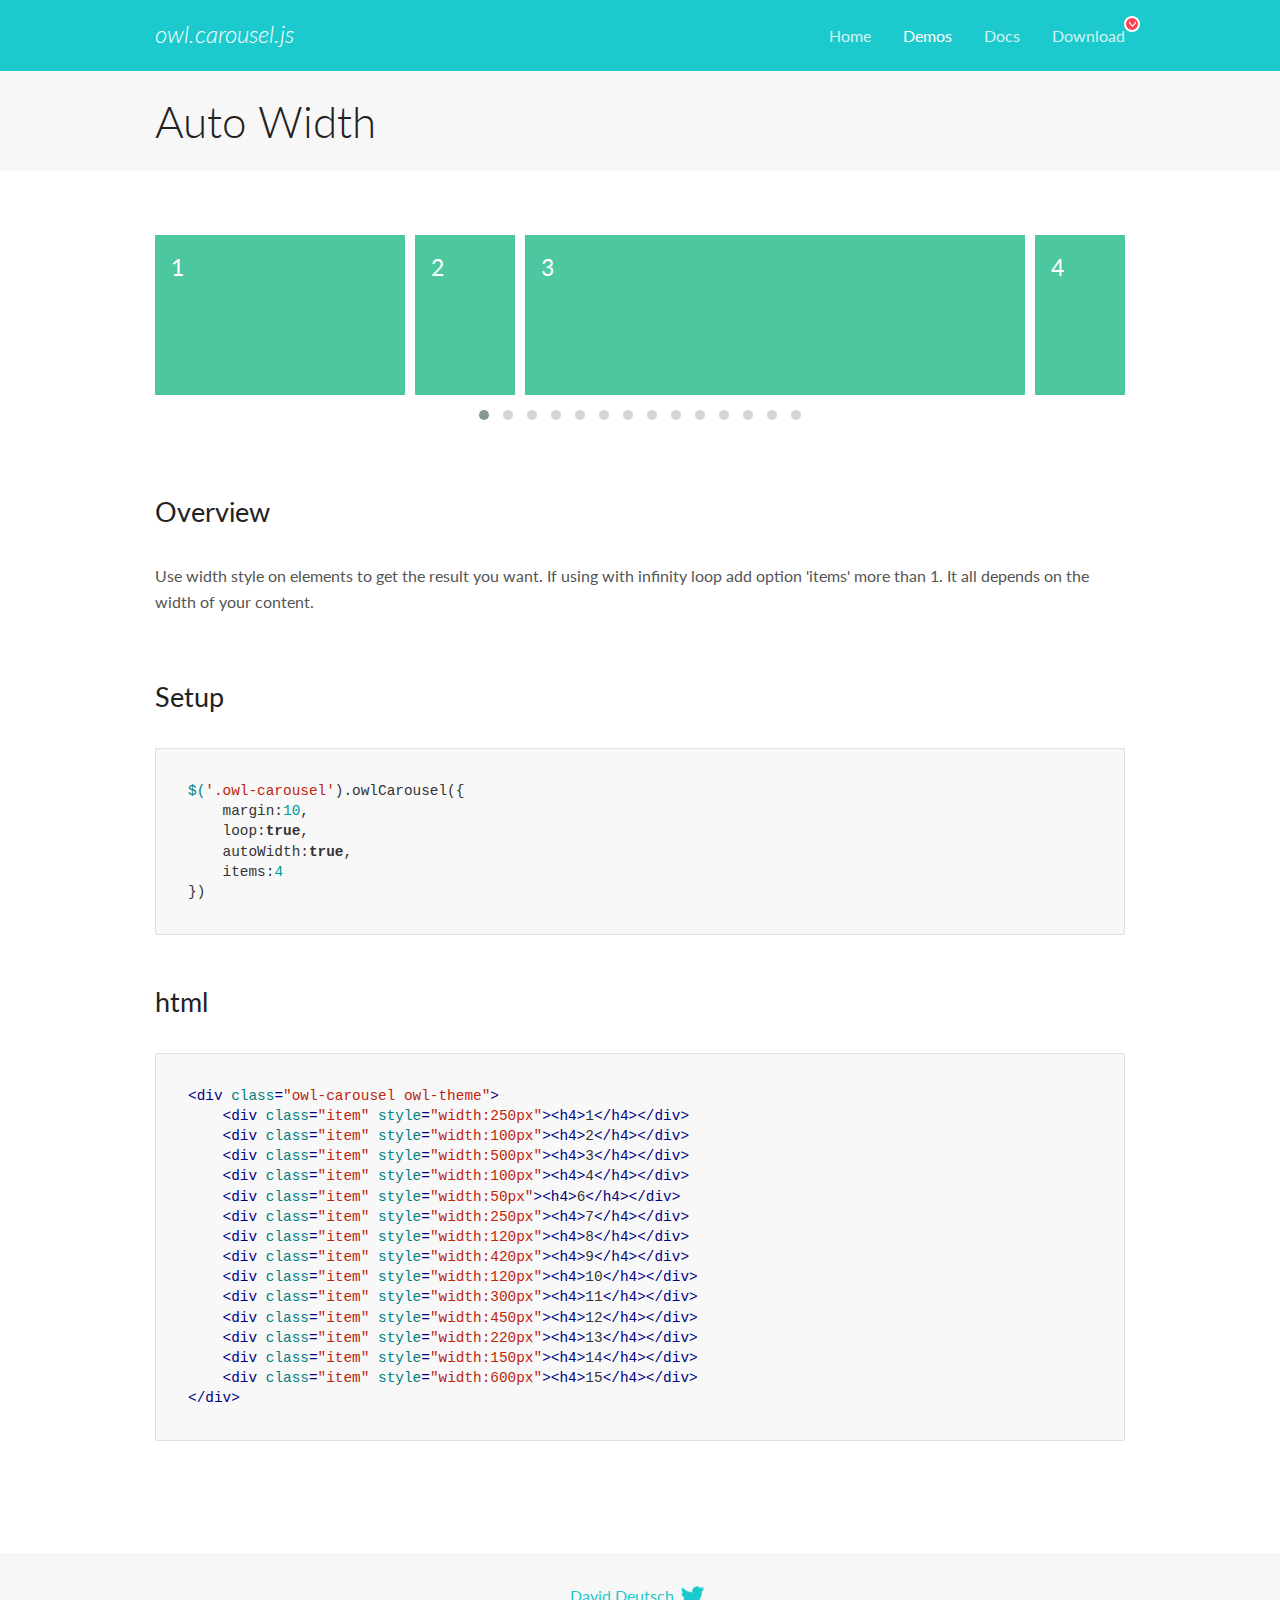
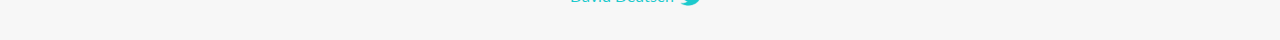
<file: assets/plugins/OwlCarousel2-2.3.4/docs/demos/autowidth.html>
<!DOCTYPE html>
<html lang="en">
  <head>

    <!-- head -->
    <meta charset="utf-8">
    <meta name="msapplication-tap-highlight" content="no" />
    <meta name="viewport" content="width=device-width, initial-scale=1.0" />
    <meta name="description" content="Auto Width">
    <meta name="author" content="David Deutsch">
    <title>
      Auto Width Demo | Owl Carousel | 2.3.4
    </title>

    <!-- Stylesheets -->
    <link href='https://fonts.googleapis.com/css?family=Lato:300,400,700,400italic,300italic' rel='stylesheet' type='text/css'>
    <link rel="stylesheet" href="../assets/css/docs.theme.min.css">

    <!-- Owl Stylesheets -->
    <link rel="stylesheet" href="../assets/owlcarousel/assets/owl.carousel.min.css">
    <link rel="stylesheet" href="../assets/owlcarousel/assets/owl.theme.default.min.css">

    <!-- HTML5 shim and Respond.js IE8 support of HTML5 elements and media queries -->

    <!--[if lt IE 9]>
      <script src="https://oss.maxcdn.com/libs/html5shiv/3.7.0/html5shiv.js"></script>
      <script src="https://oss.maxcdn.com/libs/respond.js/1.3.0/respond.min.js"></script>
    <![endif]-->

    <!-- Favicons -->
    <link rel="apple-touch-icon-precomposed" sizes="144x144" href="../assets/ico/apple-touch-icon-144-precomposed.png">
    <link rel="shortcut icon" href="../assets/ico/favicon.png">
    <link rel="shortcut icon" href="favicon.ico">

    <!-- Yeah i know js should not be in header. Its required for demos.-->

    <!-- javascript -->
    <script src="../assets/vendors/jquery.min.js"></script>
    <script src="../assets/owlcarousel/owl.carousel.js"></script>
  </head>
  <body>

    <!-- header -->
    <header class="header">
      <div class="row">
        <div class="large-12 columns">
          <div class="brand left">
            <h3>
              <a href="/OwlCarousel2/">owl.carousel.js</a> 
            </h3>
          </div>
          <a id="toggle-nav" class="right">
            <span></span> <span></span> <span></span> 
          </a> 
          <div class="nav-bar">
            <ul class="clearfix">
              <li> <a href="/OwlCarousel2/index.html">Home</a>  </li>
              <li class="active">
                <a href="/OwlCarousel2/demos/demos.html">Demos</a> 
              </li>
              <li> <a href="/OwlCarousel2/docs/started-welcome.html">Docs</a>  </li>
              <li>
                <a href="https://github.com/OwlCarousel2/OwlCarousel2/archive/2.3.4.zip">Download</a> 
                <span class="download"></span> 
              </li>
            </ul>
          </div>
        </div>
      </div>
    </header>

    <!-- title -->
    <section class="title">
      <div class="row">
        <div class="large-12 columns">
          <h1>Auto Width</h1>
        </div>
      </div>
    </section>

    <!--  Demos -->
    <section id="demos">
      <div class="row">
        <div class="large-12 columns">
          <div class="owl-carousel owl-theme">
            <div class="item" style="width:250px">
              <h4>1</h4>
            </div>
            <div class="item" style="width:100px">
              <h4>2</h4>
            </div>
            <div class="item" style="width:500px">
              <h4>3</h4>
            </div>
            <div class="item" style="width:100px">
              <h4>4</h4>
            </div>
            <div class="item" style="width:50px">
              <h4>6</h4>
            </div>
            <div class="item" style="width:250px">
              <h4>7</h4>
            </div>
            <div class="item" style="width:120px">
              <h4>8</h4>
            </div>
            <div class="item" style="width:420px">
              <h4>9</h4>
            </div>
            <div class="item" style="width:120px">
              <h4>10</h4>
            </div>
            <div class="item" style="width:300px">
              <h4>11</h4>
            </div>
            <div class="item" style="width:450px">
              <h4>12</h4>
            </div>
            <div class="item" style="width:220px">
              <h4>13</h4>
            </div>
            <div class="item" style="width:150px">
              <h4>14</h4>
            </div>
            <div class="item" style="width:600px">
              <h4>15</h4>
            </div>
          </div>
          <h3 id="overview">Overview</h3>
          <p>Use width style on elements to get the result you want. If using with infinity loop add option &#39;items&#39; more than 1. It all depends on the width of your content.</p>
          <h3 id="setup">Setup</h3>
          <pre><code>$(&#39;.owl-carousel&#39;).owlCarousel({
    margin:10,
    loop:true,
    autoWidth:true,
    items:4
})</code></pre>
          <h3 id="html">html</h3>
          <pre><code>&lt;div class=&quot;owl-carousel owl-theme&quot;&gt;
    &lt;div class=&quot;item&quot; style=&quot;width:250px&quot;&gt;&lt;h4&gt;1&lt;/h4&gt;&lt;/div&gt;
    &lt;div class=&quot;item&quot; style=&quot;width:100px&quot;&gt;&lt;h4&gt;2&lt;/h4&gt;&lt;/div&gt;
    &lt;div class=&quot;item&quot; style=&quot;width:500px&quot;&gt;&lt;h4&gt;3&lt;/h4&gt;&lt;/div&gt;
    &lt;div class=&quot;item&quot; style=&quot;width:100px&quot;&gt;&lt;h4&gt;4&lt;/h4&gt;&lt;/div&gt;
    &lt;div class=&quot;item&quot; style=&quot;width:50px&quot;&gt;&lt;h4&gt;6&lt;/h4&gt;&lt;/div&gt;
    &lt;div class=&quot;item&quot; style=&quot;width:250px&quot;&gt;&lt;h4&gt;7&lt;/h4&gt;&lt;/div&gt;
    &lt;div class=&quot;item&quot; style=&quot;width:120px&quot;&gt;&lt;h4&gt;8&lt;/h4&gt;&lt;/div&gt;
    &lt;div class=&quot;item&quot; style=&quot;width:420px&quot;&gt;&lt;h4&gt;9&lt;/h4&gt;&lt;/div&gt;
    &lt;div class=&quot;item&quot; style=&quot;width:120px&quot;&gt;&lt;h4&gt;10&lt;/h4&gt;&lt;/div&gt;
    &lt;div class=&quot;item&quot; style=&quot;width:300px&quot;&gt;&lt;h4&gt;11&lt;/h4&gt;&lt;/div&gt;
    &lt;div class=&quot;item&quot; style=&quot;width:450px&quot;&gt;&lt;h4&gt;12&lt;/h4&gt;&lt;/div&gt;
    &lt;div class=&quot;item&quot; style=&quot;width:220px&quot;&gt;&lt;h4&gt;13&lt;/h4&gt;&lt;/div&gt;
    &lt;div class=&quot;item&quot; style=&quot;width:150px&quot;&gt;&lt;h4&gt;14&lt;/h4&gt;&lt;/div&gt;
    &lt;div class=&quot;item&quot; style=&quot;width:600px&quot;&gt;&lt;h4&gt;15&lt;/h4&gt;&lt;/div&gt;
&lt;/div&gt;</code></pre>
          <script>
            $(document).ready(function() {
              $('.owl-carousel').owlCarousel({
                margin: 10,
                loop: true,
                autoWidth: true,
                items: 4
              })
            })
          </script>
        </div>
      </div>
    </section>

    <!-- footer -->
    <footer class="footer">
      <div class="row">
        <div class="large-12 columns">
          <h5>
            <a href="/OwlCarousel2/docs/support-contact.html">David Deutsch</a> 
            <a id="custom-tweet-button" href="https://twitter.com/share?url=https://github.com/OwlCarousel2/OwlCarousel2&text=Owl Carousel - This is so awesome! " target="_blank"></a> 
          </h5>
        </div>
      </div>
    </footer>

    <!-- vendors -->
    <script src="../assets/vendors/highlight.js"></script>
    <script src="../assets/js/app.js"></script>
  </body>
</html>
</file>
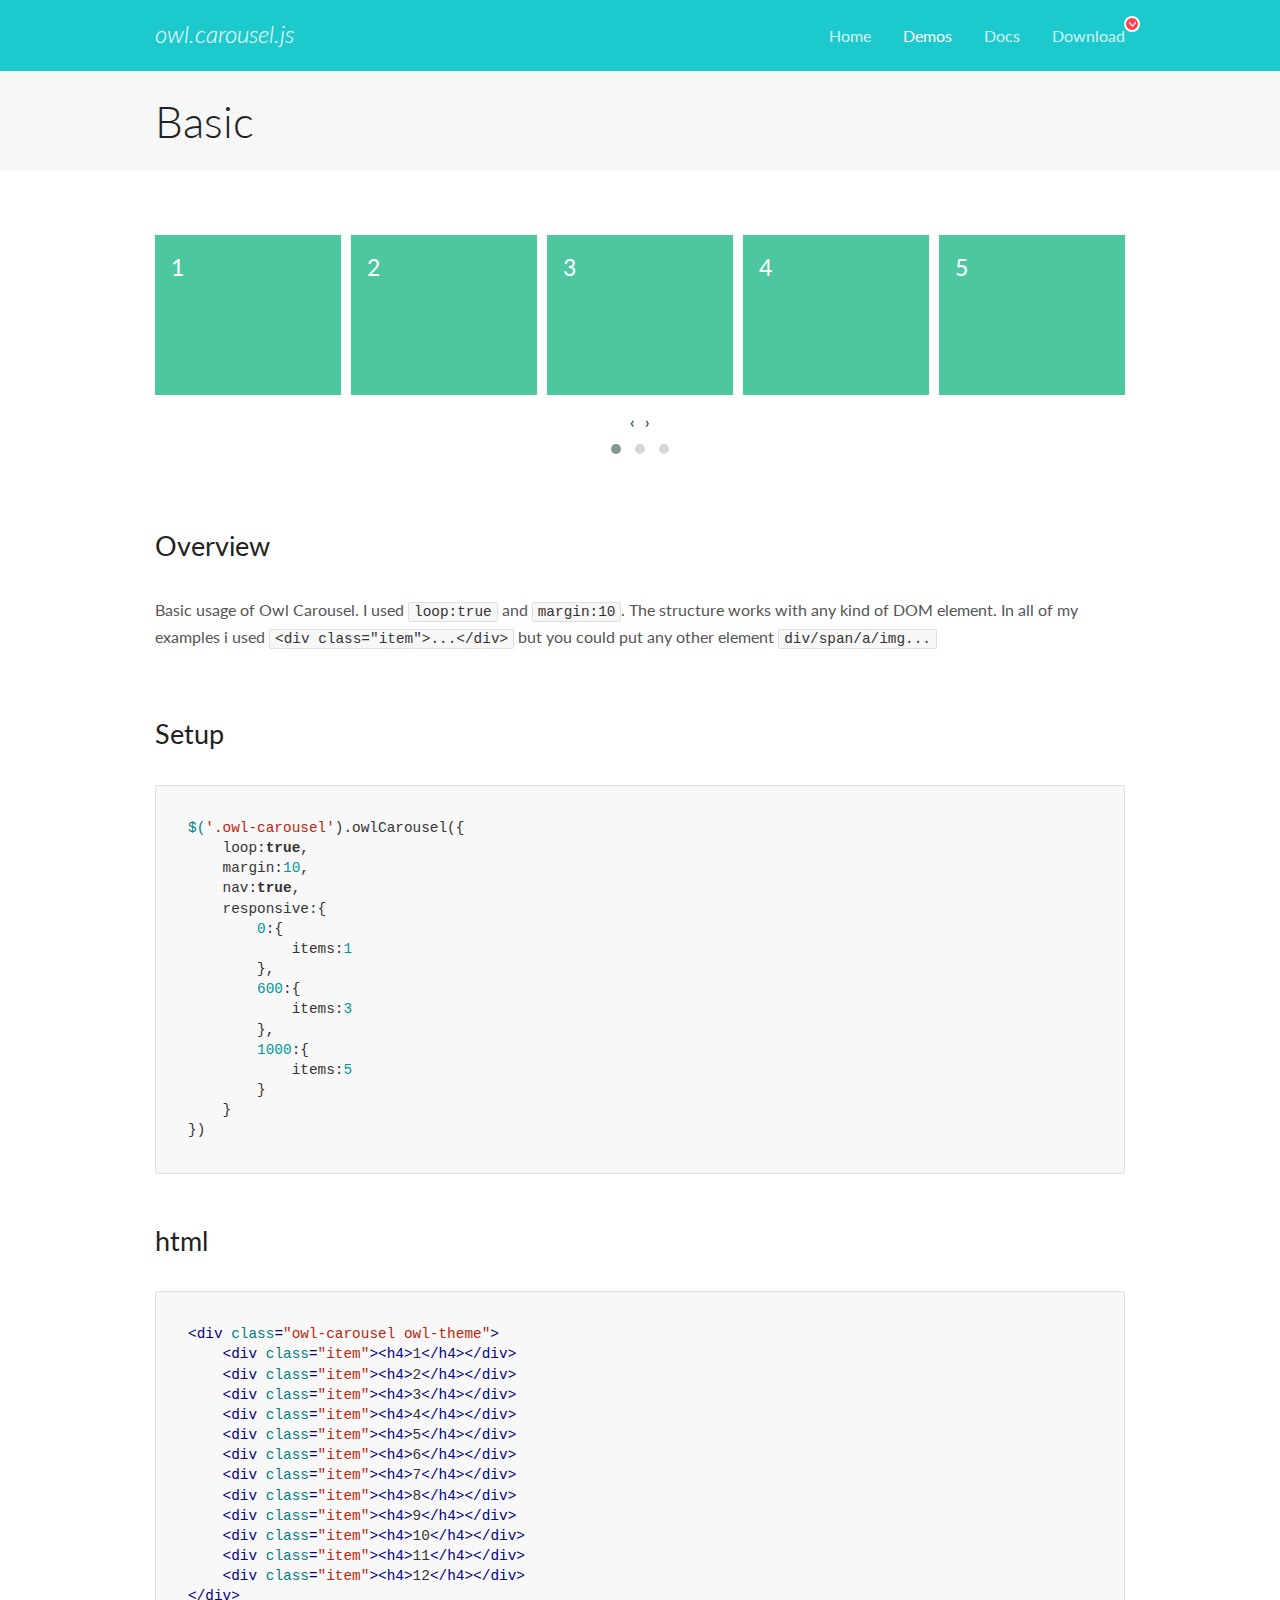
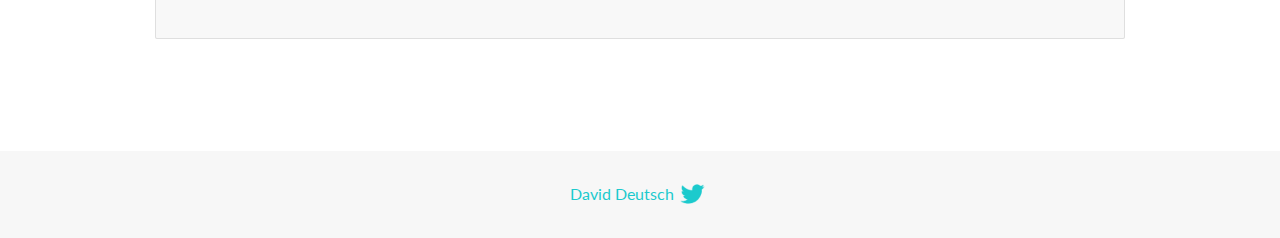
<file: assets/plugins/OwlCarousel2-2.3.4/docs/demos/basic.html>
<!DOCTYPE html>
<html lang="en">
  <head>

    <!-- head -->
    <meta charset="utf-8">
    <meta name="msapplication-tap-highlight" content="no" />
    <meta name="viewport" content="width=device-width, initial-scale=1.0" />
    <meta name="description" content="Basic usage demo">
    <meta name="author" content="David Deutsch">
    <title>
      Basic Demo | Owl Carousel | 2.3.4
    </title>

    <!-- Stylesheets -->
    <link href='https://fonts.googleapis.com/css?family=Lato:300,400,700,400italic,300italic' rel='stylesheet' type='text/css'>
    <link rel="stylesheet" href="../assets/css/docs.theme.min.css">

    <!-- Owl Stylesheets -->
    <link rel="stylesheet" href="../assets/owlcarousel/assets/owl.carousel.min.css">
    <link rel="stylesheet" href="../assets/owlcarousel/assets/owl.theme.default.min.css">

    <!-- HTML5 shim and Respond.js IE8 support of HTML5 elements and media queries -->

    <!--[if lt IE 9]>
      <script src="https://oss.maxcdn.com/libs/html5shiv/3.7.0/html5shiv.js"></script>
      <script src="https://oss.maxcdn.com/libs/respond.js/1.3.0/respond.min.js"></script>
    <![endif]-->

    <!-- Favicons -->
    <link rel="apple-touch-icon-precomposed" sizes="144x144" href="../assets/ico/apple-touch-icon-144-precomposed.png">
    <link rel="shortcut icon" href="../assets/ico/favicon.png">
    <link rel="shortcut icon" href="favicon.ico">

    <!-- Yeah i know js should not be in header. Its required for demos.-->

    <!-- javascript -->
    <script src="../assets/vendors/jquery.min.js"></script>
    <script src="../assets/owlcarousel/owl.carousel.js"></script>
  </head>
  <body>

    <!-- header -->
    <header class="header">
      <div class="row">
        <div class="large-12 columns">
          <div class="brand left">
            <h3>
              <a href="/OwlCarousel2/">owl.carousel.js</a> 
            </h3>
          </div>
          <a id="toggle-nav" class="right">
            <span></span> <span></span> <span></span> 
          </a> 
          <div class="nav-bar">
            <ul class="clearfix">
              <li> <a href="/OwlCarousel2/index.html">Home</a>  </li>
              <li class="active">
                <a href="/OwlCarousel2/demos/demos.html">Demos</a> 
              </li>
              <li> <a href="/OwlCarousel2/docs/started-welcome.html">Docs</a>  </li>
              <li>
                <a href="https://github.com/OwlCarousel2/OwlCarousel2/archive/2.3.4.zip">Download</a> 
                <span class="download"></span> 
              </li>
            </ul>
          </div>
        </div>
      </div>
    </header>

    <!-- title -->
    <section class="title">
      <div class="row">
        <div class="large-12 columns">
          <h1>Basic</h1>
        </div>
      </div>
    </section>

    <!--  Demos -->
    <section id="demos">
      <div class="row">
        <div class="large-12 columns">
          <div class="owl-carousel owl-theme">
            <div class="item">
              <h4>1</h4>
            </div>
            <div class="item">
              <h4>2</h4>
            </div>
            <div class="item">
              <h4>3</h4>
            </div>
            <div class="item">
              <h4>4</h4>
            </div>
            <div class="item">
              <h4>5</h4>
            </div>
            <div class="item">
              <h4>6</h4>
            </div>
            <div class="item">
              <h4>7</h4>
            </div>
            <div class="item">
              <h4>8</h4>
            </div>
            <div class="item">
              <h4>9</h4>
            </div>
            <div class="item">
              <h4>10</h4>
            </div>
            <div class="item">
              <h4>11</h4>
            </div>
            <div class="item">
              <h4>12</h4>
            </div>
          </div>
          <h3 id="overview">Overview</h3>
          <p>Basic usage of Owl Carousel. I used <code>loop:true</code> and <code>margin:10</code>. The structure works with any kind of DOM element. In all of my examples i used <code>&lt;div class=&quot;item&quot;&gt;...&lt;/div&gt;</code> but you could
            put any other element <code>div/span/a/img...</code></p>
          <h3 id="setup">Setup</h3>
          <pre><code>$(&#39;.owl-carousel&#39;).owlCarousel({
    loop:true,
    margin:10,
    nav:true,
    responsive:{
        0:{
            items:1
        },
        600:{
            items:3
        },
        1000:{
            items:5
        }
    }
})</code></pre>
          <h3 id="html">html</h3>
          <pre><code>&lt;div class=&quot;owl-carousel owl-theme&quot;&gt;
    &lt;div class=&quot;item&quot;&gt;&lt;h4&gt;1&lt;/h4&gt;&lt;/div&gt;
    &lt;div class=&quot;item&quot;&gt;&lt;h4&gt;2&lt;/h4&gt;&lt;/div&gt;
    &lt;div class=&quot;item&quot;&gt;&lt;h4&gt;3&lt;/h4&gt;&lt;/div&gt;
    &lt;div class=&quot;item&quot;&gt;&lt;h4&gt;4&lt;/h4&gt;&lt;/div&gt;
    &lt;div class=&quot;item&quot;&gt;&lt;h4&gt;5&lt;/h4&gt;&lt;/div&gt;
    &lt;div class=&quot;item&quot;&gt;&lt;h4&gt;6&lt;/h4&gt;&lt;/div&gt;
    &lt;div class=&quot;item&quot;&gt;&lt;h4&gt;7&lt;/h4&gt;&lt;/div&gt;
    &lt;div class=&quot;item&quot;&gt;&lt;h4&gt;8&lt;/h4&gt;&lt;/div&gt;
    &lt;div class=&quot;item&quot;&gt;&lt;h4&gt;9&lt;/h4&gt;&lt;/div&gt;
    &lt;div class=&quot;item&quot;&gt;&lt;h4&gt;10&lt;/h4&gt;&lt;/div&gt;
    &lt;div class=&quot;item&quot;&gt;&lt;h4&gt;11&lt;/h4&gt;&lt;/div&gt;
    &lt;div class=&quot;item&quot;&gt;&lt;h4&gt;12&lt;/h4&gt;&lt;/div&gt;
&lt;/div&gt;</code></pre>
          <script>
            $(document).ready(function() {
              var owl = $('.owl-carousel');
              owl.owlCarousel({
                margin: 10,
                nav: true,
                loop: true,
                responsive: {
                  0: {
                    items: 1
                  },
                  600: {
                    items: 3
                  },
                  1000: {
                    items: 5
                  }
                }
              })
            })
          </script>
        </div>
      </div>
    </section>

    <!-- footer -->
    <footer class="footer">
      <div class="row">
        <div class="large-12 columns">
          <h5>
            <a href="/OwlCarousel2/docs/support-contact.html">David Deutsch</a> 
            <a id="custom-tweet-button" href="https://twitter.com/share?url=https://github.com/OwlCarousel2/OwlCarousel2&text=Owl Carousel - This is so awesome! " target="_blank"></a> 
          </h5>
        </div>
      </div>
    </footer>

    <!-- vendors -->
    <script src="../assets/vendors/highlight.js"></script>
    <script src="../assets/js/app.js"></script>
  </body>
</html>
</file>
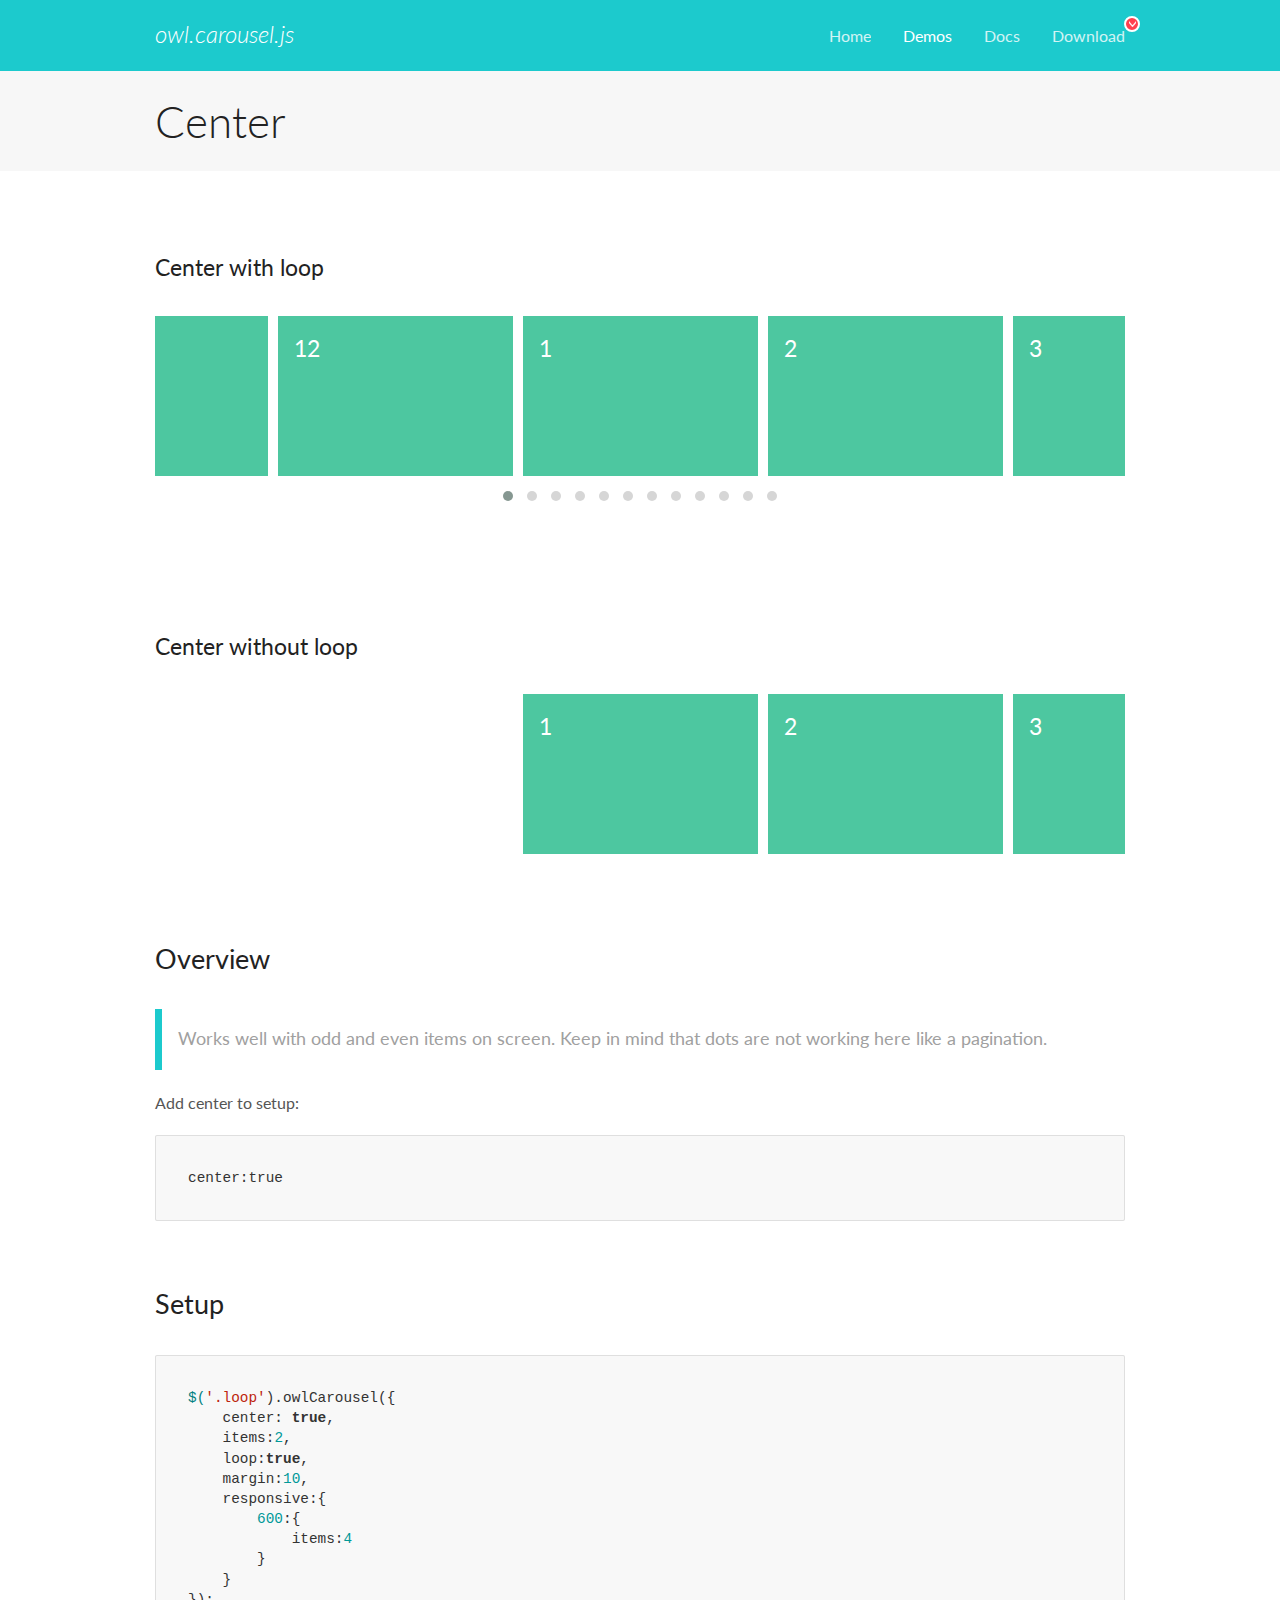
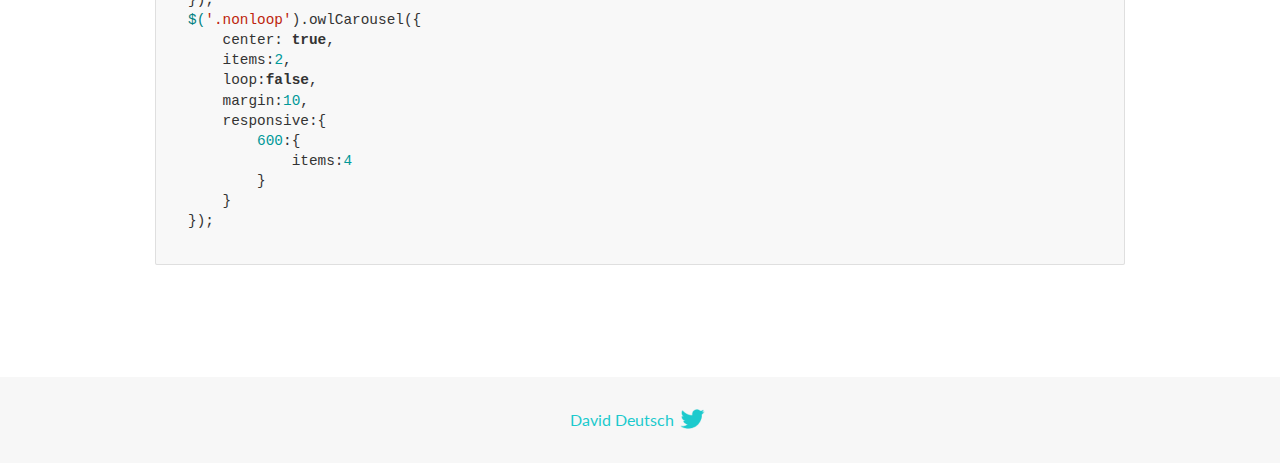
<file: assets/plugins/OwlCarousel2-2.3.4/docs/demos/center.html>
<!DOCTYPE html>
<html lang="en">
  <head>

    <!-- head -->
    <meta charset="utf-8">
    <meta name="msapplication-tap-highlight" content="no" />
    <meta name="viewport" content="width=device-width, initial-scale=1.0" />
    <meta name="description" content="Center carousel">
    <meta name="author" content="David Deutsch">
    <title>
      Center Demo | Owl Carousel | 2.3.4
    </title>

    <!-- Stylesheets -->
    <link href='https://fonts.googleapis.com/css?family=Lato:300,400,700,400italic,300italic' rel='stylesheet' type='text/css'>
    <link rel="stylesheet" href="../assets/css/docs.theme.min.css">

    <!-- Owl Stylesheets -->
    <link rel="stylesheet" href="../assets/owlcarousel/assets/owl.carousel.min.css">
    <link rel="stylesheet" href="../assets/owlcarousel/assets/owl.theme.default.min.css">

    <!-- HTML5 shim and Respond.js IE8 support of HTML5 elements and media queries -->

    <!--[if lt IE 9]>
      <script src="https://oss.maxcdn.com/libs/html5shiv/3.7.0/html5shiv.js"></script>
      <script src="https://oss.maxcdn.com/libs/respond.js/1.3.0/respond.min.js"></script>
    <![endif]-->

    <!-- Favicons -->
    <link rel="apple-touch-icon-precomposed" sizes="144x144" href="../assets/ico/apple-touch-icon-144-precomposed.png">
    <link rel="shortcut icon" href="../assets/ico/favicon.png">
    <link rel="shortcut icon" href="favicon.ico">

    <!-- Yeah i know js should not be in header. Its required for demos.-->

    <!-- javascript -->
    <script src="../assets/vendors/jquery.min.js"></script>
    <script src="../assets/owlcarousel/owl.carousel.js"></script>
  </head>
  <body>

    <!-- header -->
    <header class="header">
      <div class="row">
        <div class="large-12 columns">
          <div class="brand left">
            <h3>
              <a href="/OwlCarousel2/">owl.carousel.js</a> 
            </h3>
          </div>
          <a id="toggle-nav" class="right">
            <span></span> <span></span> <span></span> 
          </a> 
          <div class="nav-bar">
            <ul class="clearfix">
              <li> <a href="/OwlCarousel2/index.html">Home</a>  </li>
              <li class="active">
                <a href="/OwlCarousel2/demos/demos.html">Demos</a> 
              </li>
              <li> <a href="/OwlCarousel2/docs/started-welcome.html">Docs</a>  </li>
              <li>
                <a href="https://github.com/OwlCarousel2/OwlCarousel2/archive/2.3.4.zip">Download</a> 
                <span class="download"></span> 
              </li>
            </ul>
          </div>
        </div>
      </div>
    </header>

    <!-- title -->
    <section class="title">
      <div class="row">
        <div class="large-12 columns">
          <h1>Center</h1>
        </div>
      </div>
    </section>

    <!--  Demos -->
    <section id="demos">
      <div class="row">
        <div class="large-12 columns">
          <h4 id="center-with-loop">Center with loop</h4>
          <div class="loop owl-carousel owl-theme">
            <div class="item">
              <h4>1</h4>
            </div>
            <div class="item">
              <h4>2</h4>
            </div>
            <div class="item">
              <h4>3</h4>
            </div>
            <div class="item">
              <h4>4</h4>
            </div>
            <div class="item">
              <h4>5</h4>
            </div>
            <div class="item">
              <h4>6</h4>
            </div>
            <div class="item">
              <h4>7</h4>
            </div>
            <div class="item">
              <h4>8</h4>
            </div>
            <div class="item">
              <h4>9</h4>
            </div>
            <div class="item">
              <h4>10</h4>
            </div>
            <div class="item">
              <h4>11</h4>
            </div>
            <div class="item">
              <h4>12</h4>
            </div>
          </div>
          <br>
          <h4 id="center-without-loop">Center without loop</h4>
          <div class="nonloop owl-carousel">
            <div class="item">
              <h4>1</h4>
            </div>
            <div class="item">
              <h4>2</h4>
            </div>
            <div class="item">
              <h4>3</h4>
            </div>
            <div class="item">
              <h4>4</h4>
            </div>
            <div class="item">
              <h4>5</h4>
            </div>
            <div class="item">
              <h4>6</h4>
            </div>
            <div class="item">
              <h4>7</h4>
            </div>
            <div class="item">
              <h4>8</h4>
            </div>
            <div class="item">
              <h4>9</h4>
            </div>
            <div class="item">
              <h4>10</h4>
            </div>
            <div class="item">
              <h4>11</h4>
            </div>
            <div class="item">
              <h4>12</h4>
            </div>
          </div>
          <h3 id="overview">Overview</h3>
          <blockquote>
            <p>Works well with odd and even items on screen. Keep in mind that dots are not working here like a pagination.</p>
          </blockquote>
          <p>Add center to setup:</p>
          <pre><code>center:true</code></pre>
          <h3 id="setup">Setup</h3>
          <pre><code>$(&#39;.loop&#39;).owlCarousel({
    center: true,
    items:2,
    loop:true,
    margin:10,
    responsive:{
        600:{
            items:4
        }
    }
});
$(&#39;.nonloop&#39;).owlCarousel({
    center: true,
    items:2,
    loop:false,
    margin:10,
    responsive:{
        600:{
            items:4
        }
    }
});</code></pre>
          <script>
            jQuery(document).ready(function($) {
              $('.loop').owlCarousel({
                center: true,
                items: 2,
                loop: true,
                margin: 10,
                responsive: {
                  600: {
                    items: 4
                  }
                }
              });
              $('.nonloop').owlCarousel({
                center: true,
                items: 2,
                loop: false,
                margin: 10,
                responsive: {
                  600: {
                    items: 4
                  }
                }
              });
            });
          </script>
        </div>
      </div>
    </section>

    <!-- footer -->
    <footer class="footer">
      <div class="row">
        <div class="large-12 columns">
          <h5>
            <a href="/OwlCarousel2/docs/support-contact.html">David Deutsch</a> 
            <a id="custom-tweet-button" href="https://twitter.com/share?url=https://github.com/OwlCarousel2/OwlCarousel2&text=Owl Carousel - This is so awesome! " target="_blank"></a> 
          </h5>
        </div>
      </div>
    </footer>

    <!-- vendors -->
    <script src="../assets/vendors/highlight.js"></script>
    <script src="../assets/js/app.js"></script>
  </body>
</html>
</file>
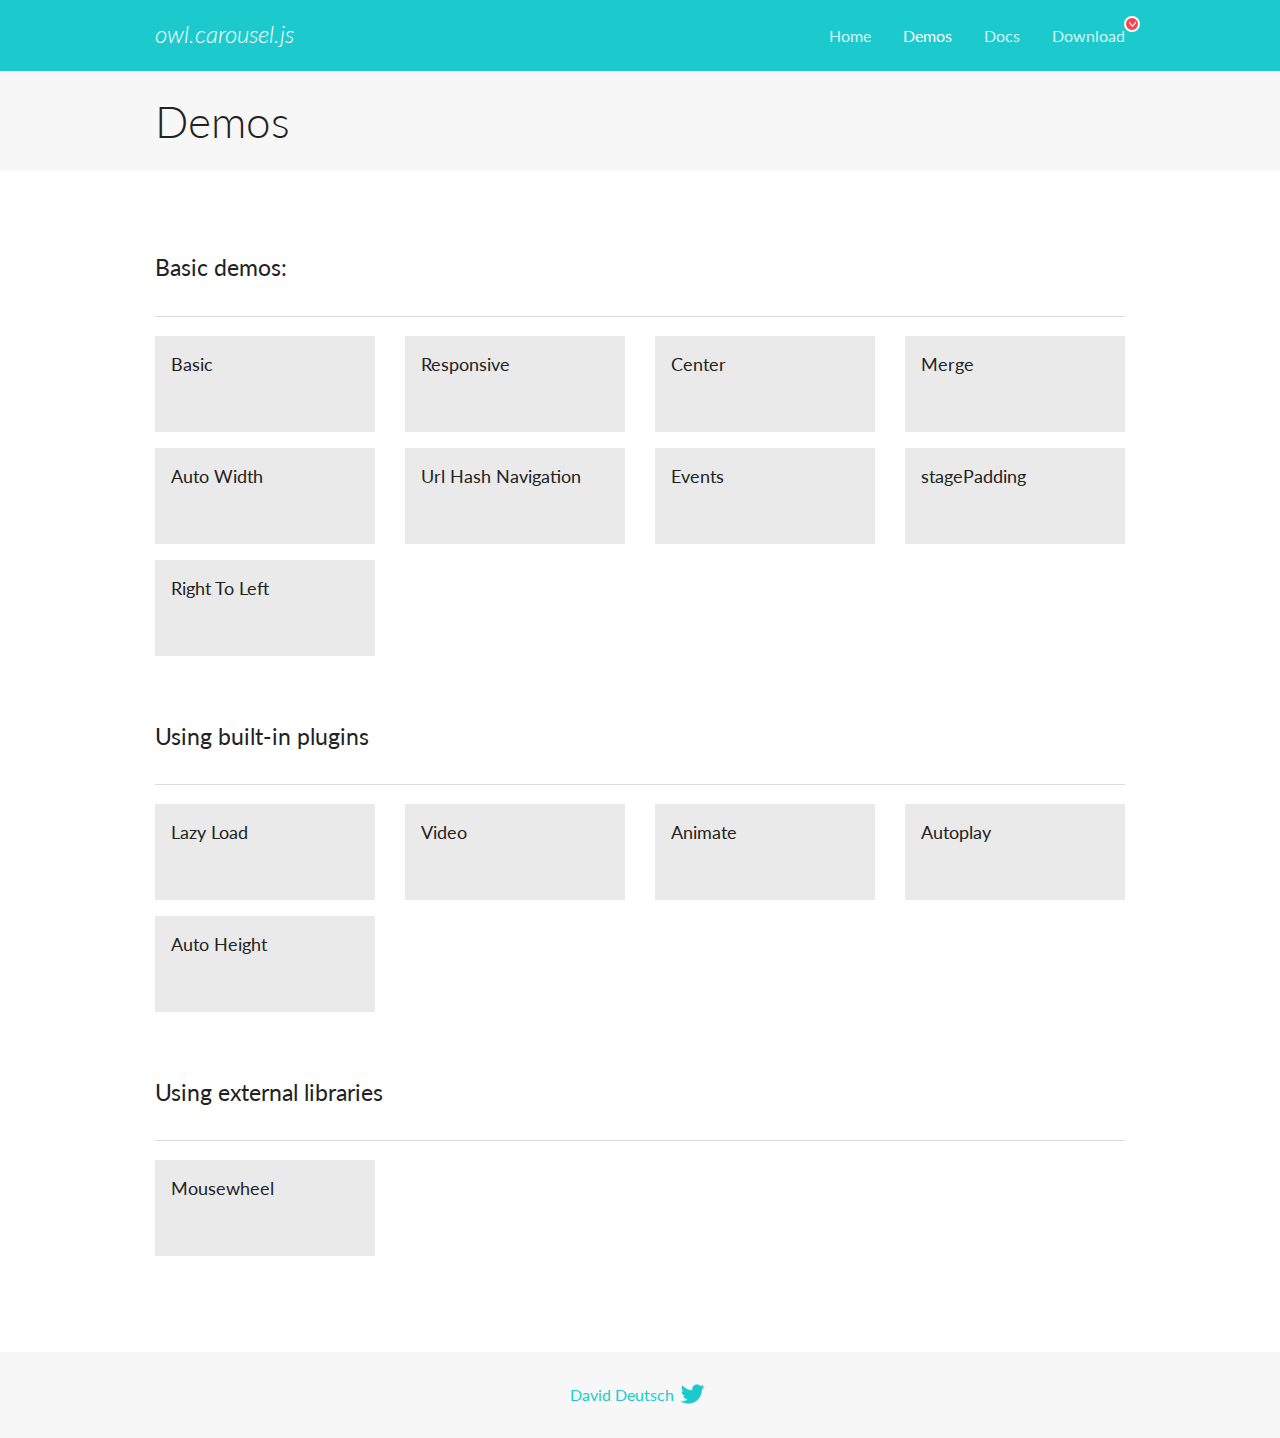
<file: assets/plugins/OwlCarousel2-2.3.4/docs/demos/demos.html>
<!DOCTYPE html>
<html lang="en">
  <head>

    <!-- head -->
    <meta charset="utf-8">
    <meta name="msapplication-tap-highlight" content="no" />
    <meta name="viewport" content="width=device-width, initial-scale=1.0" />
    <meta name="description" content="A list of Owl Carousel examples.">
    <meta name="author" content="David Deutsch">
    <title>
      Demos | Owl Carousel | 2.3.4
    </title>

    <!-- Stylesheets -->
    <link href='https://fonts.googleapis.com/css?family=Lato:300,400,700,400italic,300italic' rel='stylesheet' type='text/css'>
    <link rel="stylesheet" href="../assets/css/docs.theme.min.css">

    <!-- Owl Stylesheets -->
    <link rel="stylesheet" href="../assets/owlcarousel/assets/owl.carousel.min.css">
    <link rel="stylesheet" href="../assets/owlcarousel/assets/owl.theme.default.min.css">

    <!-- HTML5 shim and Respond.js IE8 support of HTML5 elements and media queries -->

    <!--[if lt IE 9]>
      <script src="https://oss.maxcdn.com/libs/html5shiv/3.7.0/html5shiv.js"></script>
      <script src="https://oss.maxcdn.com/libs/respond.js/1.3.0/respond.min.js"></script>
    <![endif]-->

    <!-- Favicons -->
    <link rel="apple-touch-icon-precomposed" sizes="144x144" href="../assets/ico/apple-touch-icon-144-precomposed.png">
    <link rel="shortcut icon" href="../assets/ico/favicon.png">
    <link rel="shortcut icon" href="favicon.ico">

    <!-- Yeah i know js should not be in header. Its required for demos.-->

    <!-- javascript -->
    <script src="../assets/vendors/jquery.min.js"></script>
    <script src="../assets/owlcarousel/owl.carousel.js"></script>
  </head>
  <body>

    <!-- header -->
    <header class="header">
      <div class="row">
        <div class="large-12 columns">
          <div class="brand left">
            <h3>
              <a href="/OwlCarousel2/">owl.carousel.js</a> 
            </h3>
          </div>
          <a id="toggle-nav" class="right">
            <span></span> <span></span> <span></span> 
          </a> 
          <div class="nav-bar">
            <ul class="clearfix">
              <li> <a href="/OwlCarousel2/index.html">Home</a>  </li>
              <li class="active">
                <a href="/OwlCarousel2/demos/demos.html">Demos</a> 
              </li>
              <li> <a href="/OwlCarousel2/docs/started-welcome.html">Docs</a>  </li>
              <li>
                <a href="https://github.com/OwlCarousel2/OwlCarousel2/archive/2.3.4.zip">Download</a> 
                <span class="download"></span> 
              </li>
            </ul>
          </div>
        </div>
      </div>
    </header>

    <!-- title -->
    <section class="title">
      <div class="row">
        <div class="large-12 columns">
          <h1>Demos</h1>
        </div>
      </div>
    </section>

    <!--  Demos -->
    <section id="demos">
      <div class="row">
        <div class="large-12 columns">
          <h4 id="basic-demos-">Basic demos:</h4>
          <hr>
          <div class="demo-list">
            <div class="row">
              <div class="small-6 medium-4 large-3 columns">
                <a href="basic.html" class="demo-block">
                  <h5>Basic </h5>
                </a> 
              </div>
              <div class="small-6 medium-4 large-3 columns">
                <a href="responsive.html" class="demo-block">
                  <h5>Responsive </h5>
                </a> 
              </div>
              <div class="small-6 medium-4 large-3 columns">
                <a href="center.html" class="demo-block">
                  <h5>Center </h5>
                </a> 
              </div>
              <div class="small-6 medium-4 large-3 columns">
                <a href="merge.html" class="demo-block">
                  <h5>Merge </h5>
                </a> 
              </div>
              <div class="small-6 medium-4 large-3 columns">
                <a href="autowidth.html" class="demo-block">
                  <h5>Auto Width </h5>
                </a> 
              </div>
              <div class="small-6 medium-4 large-3 columns">
                <a href="urlhashnav.html" class="demo-block">
                  <h5>Url Hash Navigation </h5>
                </a> 
              </div>
              <div class="small-6 medium-4 large-3 columns">
                <a href="events.html" class="demo-block">
                  <h5>Events </h5>
                </a> 
              </div>
              <div class="small-6 medium-4 large-3 columns">
                <a href="stagepadding.html" class="demo-block">
                  <h5>stagePadding </h5>
                </a> 
              </div>
              <div class="small-6 medium-4 large-3 columns">
                <a href="rtl.html" class="demo-block">
                  <h5>Right To Left </h5>
                </a> 
              </div>
            </div>
          </div>
          <h4 id="using-built-in-plugins">Using built-in plugins</h4>
          <hr>
          <div class="demo-list">
            <div class="row">
              <div class="small-6 medium-4 large-3 columns">
                <a href="lazyLoad.html" class="demo-block">
                  <h5>Lazy Load </h5>
                </a> 
              </div>
              <div class="small-6 medium-4 large-3 columns">
                <a href="video.html" class="demo-block">
                  <h5>Video </h5>
                </a> 
              </div>
              <div class="small-6 medium-4 large-3 columns">
                <a href="animate.html" class="demo-block">
                  <h5>Animate </h5>
                </a> 
              </div>
              <div class="small-6 medium-4 large-3 columns">
                <a href="autoplay.html" class="demo-block">
                  <h5>Autoplay </h5>
                </a> 
              </div>
              <div class="small-6 medium-4 large-3 columns">
                <a href="autoheight.html" class="demo-block">
                  <h5>Auto Height </h5>
                </a> 
              </div>
            </div>
          </div>
          <h4 id="using-external-libraries">Using external libraries</h4>
          <hr>
          <div class="demo-list">
            <div class="row">
              <div class="small-6 medium-4 large-3 columns">
                <a href="mousewheel.html" class="demo-block">
                  <h5>Mousewheel </h5>
                </a> 
              </div>
            </div>
          </div>
        </div>
      </div>
    </section>

    <!-- footer -->
    <footer class="footer">
      <div class="row">
        <div class="large-12 columns">
          <h5>
            <a href="/OwlCarousel2/docs/support-contact.html">David Deutsch</a> 
            <a id="custom-tweet-button" href="https://twitter.com/share?url=https://github.com/OwlCarousel2/OwlCarousel2&text=Owl Carousel - This is so awesome! " target="_blank"></a> 
          </h5>
        </div>
      </div>
    </footer>

    <!-- vendors -->
    <script src="../assets/vendors/highlight.js"></script>
    <script src="../assets/js/app.js"></script>
  </body>
</html>
</file>
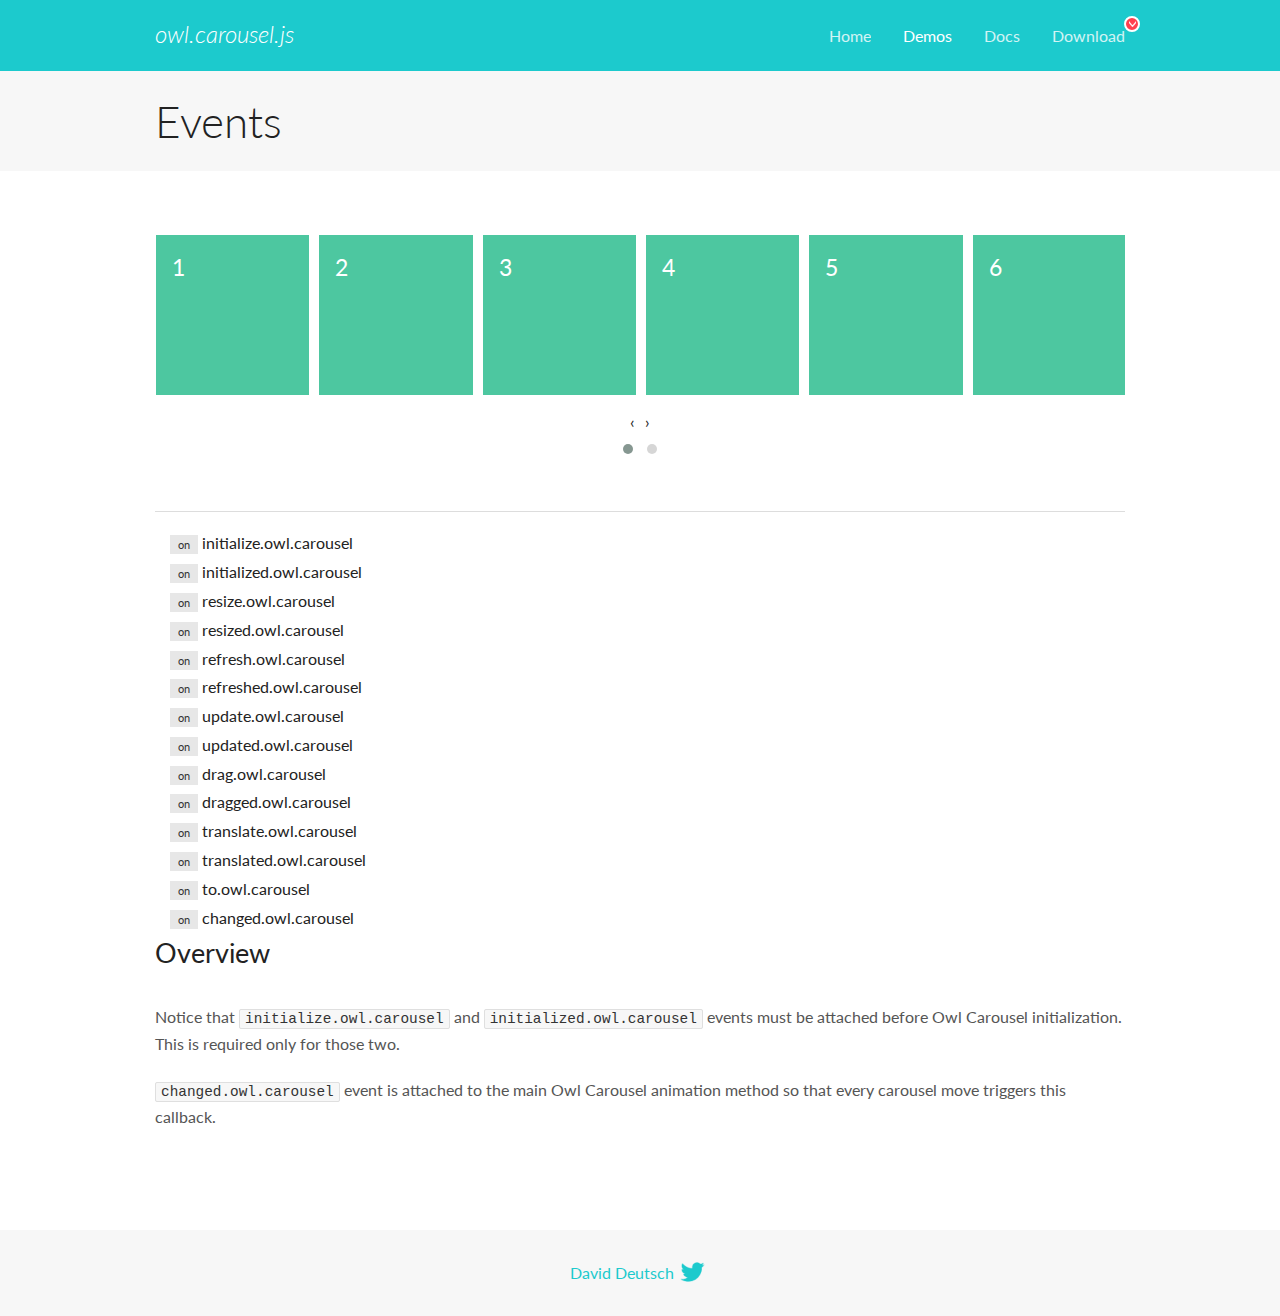
<file: assets/plugins/OwlCarousel2-2.3.4/docs/demos/events.html>
<!DOCTYPE html>
<html lang="en">
  <head>

    <!-- head -->
    <meta charset="utf-8">
    <meta name="msapplication-tap-highlight" content="no" />
    <meta name="viewport" content="width=device-width, initial-scale=1.0" />
    <meta name="description" content="Events usage demo">
    <meta name="author" content="David Deutsch">
    <title>
      Events Demo | Owl Carousel | 2.3.4
    </title>

    <!-- Stylesheets -->
    <link href='https://fonts.googleapis.com/css?family=Lato:300,400,700,400italic,300italic' rel='stylesheet' type='text/css'>
    <link rel="stylesheet" href="../assets/css/docs.theme.min.css">

    <!-- Owl Stylesheets -->
    <link rel="stylesheet" href="../assets/owlcarousel/assets/owl.carousel.min.css">
    <link rel="stylesheet" href="../assets/owlcarousel/assets/owl.theme.default.min.css">

    <!-- HTML5 shim and Respond.js IE8 support of HTML5 elements and media queries -->

    <!--[if lt IE 9]>
      <script src="https://oss.maxcdn.com/libs/html5shiv/3.7.0/html5shiv.js"></script>
      <script src="https://oss.maxcdn.com/libs/respond.js/1.3.0/respond.min.js"></script>
    <![endif]-->

    <!-- Favicons -->
    <link rel="apple-touch-icon-precomposed" sizes="144x144" href="../assets/ico/apple-touch-icon-144-precomposed.png">
    <link rel="shortcut icon" href="../assets/ico/favicon.png">
    <link rel="shortcut icon" href="favicon.ico">

    <!-- Yeah i know js should not be in header. Its required for demos.-->

    <!-- javascript -->
    <script src="../assets/vendors/jquery.min.js"></script>
    <script src="../assets/owlcarousel/owl.carousel.js"></script>
  </head>
  <body>

    <!-- header -->
    <header class="header">
      <div class="row">
        <div class="large-12 columns">
          <div class="brand left">
            <h3>
              <a href="/OwlCarousel2/">owl.carousel.js</a> 
            </h3>
          </div>
          <a id="toggle-nav" class="right">
            <span></span> <span></span> <span></span> 
          </a> 
          <div class="nav-bar">
            <ul class="clearfix">
              <li> <a href="/OwlCarousel2/index.html">Home</a>  </li>
              <li class="active">
                <a href="/OwlCarousel2/demos/demos.html">Demos</a> 
              </li>
              <li> <a href="/OwlCarousel2/docs/started-welcome.html">Docs</a>  </li>
              <li>
                <a href="https://github.com/OwlCarousel2/OwlCarousel2/archive/2.3.4.zip">Download</a> 
                <span class="download"></span> 
              </li>
            </ul>
          </div>
        </div>
      </div>
    </header>

    <!-- title -->
    <section class="title">
      <div class="row">
        <div class="large-12 columns">
          <h1>Events</h1>
        </div>
      </div>
    </section>

    <!--  Demos -->
    <section id="demos">
      <div class="row">
        <div class="large-12 columns">
          <div class="owl-carousel owl-theme">
            <div class="item">
              <h4>1</h4>
            </div>
            <div class="item">
              <h4>2</h4>
            </div>
            <div class="item">
              <h4>3</h4>
            </div>
            <div class="item">
              <h4>4</h4>
            </div>
            <div class="item">
              <h4>5</h4>
            </div>
            <div class="item">
              <h4>6</h4>
            </div>
            <div class="item">
              <h4>7</h4>
            </div>
            <div class="item">
              <h4>8</h4>
            </div>
            <div class="item">
              <h4>9</h4>
            </div>
            <div class="item">
              <h4>10</h4>
            </div>
            <div class="item">
              <h4>11</h4>
            </div>
            <div class="item">
              <h4>12</h4>
            </div>
          </div>
          <hr>
          <div class="large-12 columns callbacks">
            <div><span class="label secondary initialize">on</span>  initialize.owl.carousel </div>
            <div><span class="label secondary initialized">on</span>  initialized.owl.carousel </div>
            <div><span class="label secondary resize">on</span>  resize.owl.carousel </div>
            <div><span class="label secondary resized">on</span>  resized.owl.carousel </div>
            <div><span class="label secondary refresh">on</span>  refresh.owl.carousel </div>
            <div><span class="label secondary refreshed">on</span>  refreshed.owl.carousel </div>
            <div><span class="label secondary update">on</span>  update.owl.carousel </div>
            <div><span class="label secondary updated">on</span>  updated.owl.carousel </div>
            <div><span class="label secondary drag">on</span>  drag.owl.carousel </div>
            <div><span class="label secondary dragged">on</span>  dragged.owl.carousel </div>
            <div><span class="label secondary translate">on</span>  translate.owl.carousel </div>
            <div><span class="label secondary translated">on</span>  translated.owl.carousel </div>
            <div><span class="label secondary to">on</span>  to.owl.carousel </div>
            <div><span class="label secondary changed">on</span>  changed.owl.carousel </div>
          </div>
          <h3 id="overview">Overview</h3>
          <p>Notice that <code>initialize.owl.carousel</code> and <code>initialized.owl.carousel</code> events must be attached before Owl Carousel initialization. This is required only for those two.</p>
          <p><code>changed.owl.carousel</code> event is attached to the main Owl Carousel animation method so that every carousel move triggers this callback.</p>
          <script>
            jQuery(document).ready(function($) {
              var owl = $('.owl-carousel');
              owl.on('initialize.owl.carousel initialized.owl.carousel ' +
                'initialize.owl.carousel initialize.owl.carousel ' +
                'resize.owl.carousel resized.owl.carousel ' +
                'refresh.owl.carousel refreshed.owl.carousel ' +
                'update.owl.carousel updated.owl.carousel ' +
                'drag.owl.carousel dragged.owl.carousel ' +
                'translate.owl.carousel translated.owl.carousel ' +
                'to.owl.carousel changed.owl.carousel',
                function(e) {
                  $('.' + e.type)
                    .removeClass('secondary')
                    .addClass('success');
                  window.setTimeout(function() {
                    $('.' + e.type)
                      .removeClass('success')
                      .addClass('secondary');
                  }, 500);
                });
              owl.owlCarousel({
                loop: true,
                nav: true,
                lazyLoad: true,
                margin: 10,
                video: true,
                responsive: {
                  0: {
                    items: 1
                  },
                  600: {
                    items: 3
                  },
                  960: {
                    items: 5,
                  },
                  1200: {
                    items: 6
                  }
                }
              });
            });
          </script>
        </div>
      </div>
    </section>

    <!-- footer -->
    <footer class="footer">
      <div class="row">
        <div class="large-12 columns">
          <h5>
            <a href="/OwlCarousel2/docs/support-contact.html">David Deutsch</a> 
            <a id="custom-tweet-button" href="https://twitter.com/share?url=https://github.com/OwlCarousel2/OwlCarousel2&text=Owl Carousel - This is so awesome! " target="_blank"></a> 
          </h5>
        </div>
      </div>
    </footer>

    <!-- vendors -->
    <script src="../assets/vendors/highlight.js"></script>
    <script src="../assets/js/app.js"></script>
  </body>
</html>
</file>
<file: css/style.css>
html, body, div, span, applet, object, iframe,h1, h2, h3, h4, h5, h6, p, blockquote, pre,a, abbr, acronym, address, big, cite, code,del, dfn, em, img, ins, kbd, q, s, samp,small, strike, strong, sub, sup, tt, var,b, u, i, center,dl, dt, dd, ol, ul, li,fieldset, form, label, legend,table, caption, tbody, tfoot, thead, tr, th, td,article, aside, canvas, details, embed, figure, figcaption, footer, header, hgroup, menu, nav, output, ruby, section, summary,time, mark, audio, video {
margin: 0;
padding: 0;
border: 0;
vertical-align: baseline;
}
article, aside, details, figcaption, figure, footer, header, hgroup, menu, nav, section {
display: block;
}
body {
line-height: 26px;
font-weight: normal;
font-family: 'Poppins', sans-serif;
font-size: 20px;
}
ol, ul {
list-style: none;
}
blockquote, q {
quotes: none;
}
blockquote:before, blockquote:after,
q:before, q:after {
content: '';
content: none;
}
table {
border-collapse: collapse;
border-spacing: 0;
}
h1, h2, h3, h4, h5, h6{
padding-bottom:0px;
/*font-weight: 600;*/
color:#000000;
font-family: 'Poppins', sans-serif;
}
h2 {
    font-size: 36px;
	padding-bottom:20px;
	line-height:30px;
	text-transform: capitalize;
}
h4
{
	color:#dd8a26;
	padding-bottom:20px;
	line-height:28px;
}
img{
max-width:100%;
}
a
{
	cursor:pointer;
}
p{
font-size: 16px;
margin-bottom:20px;
color:rgb(92, 104, 120);
font-weight: normal;
font-family: 'Poppins', sans-serif;
}
a:hover, a:focus{
text-decoration:none;
}
.container
{
	    overflow: hidden;
}
.text-white
{
color:#ffffff;
}

.right{
text-align: right;
}
.center
{
	text-align:center;
}
.f-right
{
	text-align:right;
}
.space-left-0
{
	padding-left:0px;
}
.reg-btn
{
	margin-top:18px;
}
.reg-btn a
{
	background:#ffff;
    border-radius: 10px;
    padding: 10px 30px;
    color: #a4cc3a;
    cursor: pointer;
    font-size: 16px;
	font-weight: bold;
    font-family: 'Poppins', sans-serif;
	    transition: 0.5s linear;
        border: 1px solid #a4cc3a;
}
.reg-btn a:hover{
   background:#a4cc3a;
    color: #fff;
}
/*------header------*/
header
{
    position: fixed;
    background: #ffffff;
    overflow: hidden;
    padding: 5px 0px 5px;
    width: 100%;
    z-index: 9999999;
}
.logo
{
padding:0px 0px;
margin:0;
}
header h4
{
	padding-top:0px;
	color:#000000;
	font-size: 15px;
    line-height: 18px
}
.navbar-nav {
    float: left;
    margin-top:25px;
}
.navbar-default{
    background:transparent;
    border:none !important;
}
.navbar-inverse {
    background:none;
    border-color: #080808;
}
.navbar-brand
{
	height:auto;
	padding: 0px;
}
.navbar-inverse .navbar-nav > li
{
	padding:0px 15px;
}
.navbar-inverse .navbar-nav > li:last-child
{
	border-right:0px;
}
.navbar-inverse .navbar-nav > li > a {
        color: #000000;
    padding: 0px;
    font-size: 15px;
    text-transform: none;
    font-weight: normal;
}
.navbar-inverse .navbar-nav > li > a:hover, .bar-inverse .navbar-nav > li > a:focus {
	color: #a4cc3a;
}

.ourcompanies{
    background:#a4cc3a;
}
.compimage{
    padding: 25px;
    text-align: center;
}
.compclass{
    text-align: center;
    font-size: 42px;
    color: #ffffff;
    padding-top: 30px;
    padding-bottom: 20px;
}
.cardclass{
    text-align: center;
    padding: 20px;
}
.banner-container{
    width: 100%;
    height: 100%;
    background: black;
}
.banner {
    padding: 80px 0px 10%;
    background-size: cover;
    background-repeat: no-repeat;
    background-position: center;
    background-image: url(../images/bannerImg01.jpg);
}
.banner h1
{
    color: #a4cc3a;
    text-transform: capitalize;
    font-size: 42px;
    text-align: left;
	        margin: 15px 0 0 0;
    font-weight: 600;
}
.banner h2{
	    color: #a4cc3a;
    margin: 10px 0 0 0;
    padding: 0;
    line-height: 36px;
    font-size: 32px;
}
.banner img {
    margin: 0;
    max-width: 250px;
}
.form-section
{
    margin-top:0;
}
.form-text
{
	margin:0px;
	padding:0px;
}
.form-text h4
{
	color:#262626;
	font-size:24px;
}
.form-text h3
{
	color:#9a1b1c;
	font-size: 41px;
}
.banner-form
{
        background: #000000;
    padding: 20px;
    margin-top: 40px;
    border-radius: 0;
    border: 2px solid #a4cc3a;
}
.banner-form h4
{
font-size: 24px;
    color: #ffffff;
    padding-bottom: 20px;
    text-align: center;
    text-transform: uppercase;
}
input::placeholder {
  color: #000000;
}
::-webkit-input-placeholder { /* Chrome/Opera/Safari */
  color: #000000;
}
::-moz-placeholder { /* Firefox 19+ */
  color: #000000;
}
:-ms-input-placeholder { /* IE 10+ */
  color: #000000;
}
:-moz-placeholder { /* Firefox 18- */
  color: #000000;
}

.banner-form .form-group {
    margin-bottom:15px;
	margin-right: 0px;
    margin-left: 0px
}
.banner-form .form-control {
	display: block;
    width: 100%;
    padding:13px 10px;
    font-size: 12px;
    line-height: 1.42857143;
    color: #000000;
    background: #ffffff;
    border-radius: 8px;
	border-bottom: 0;
    border-top: none;
    border-left: none;
    border-right: none;
	
}
.banner-form .form-control:focus {
  border-color: #000;
  outline: 0;
}

.form-btn
{
	background:#ffff;
    border-radius:10px;
    padding: 0 30px;
    color: #a4cc3a;
    cursor: pointer;
    display:inline-block;
    font-size: 16px;
	font-weight: bold;
    font-family: 'Poppins', sans-serif;
    border: 1px solid #a4cc3a ;
}
.form-btn:hover{
   background: #a4cc3a;
    color: #ffff;
}
.other-field
{
width: 100%;
    padding: 13px 10px;
    font-size: 14px;
    line-height: 1.42857143;
    color: #000000;
    background: #ffffff;
    border-radius: 8px;
    border-bottom: 0;
    border-top: none;
    border-left: none;
    border-right: none;
	    margin-bottom: 15px;
	
}
.plain-select  {
    display:block;
    vertical-align:middle;
    position:relative;
}
.plain-select select {
     padding: 13px 10px;
    font-size: 14px;
    line-height: 1.42857143;
    color: #000000;
    background: #ffffff;
    width: 100%;
    border-bottom: 0;
    border-top: none;
    border-left: none;
    border-right: none;
    background:#fff url(images/inpbg.png) repeat-x 0 0;
    -webkit-border-radius:8px;
    -moz-border-radius:8px;
  border-radius: 8px;
   -webkit-appearance: none;
      -moz-appearance: none;
      appearance: none;
}
.ie8 .plain-select select{padding-right:3px}
.plain-select select:focus {
    background:#f9f9f9;
    outline:none;
    box-shadow:0 0 10px rgba(0, 0, 0, 0.3), inset 0 0 7px rgba(100,100,100,0.3);
    border-color:#00c0f3;
}
.plain-select ::-ms-expand {
 display:none;
}
.plain-select:after{
    content:"";
    position:absolute;
    z-index:2;
    right:8px;
    top:50%;
    margin-top:-3px;
    height:0;
    width:0;
    border-top:6px solid #a4cc3a;
    border-left:6px solid transparent;
    border-right:6px solid transparent;
    pointer-events:none;
}

.rit
{
    text-align: center;
    padding: 30px 0px;
}
.section-head
{
    background: black;
    text-align: center;
    padding: 30px 0px;
   
}
.section-head.no-sub{
	padding: 10px 0px 30px;
}
.section-head h2
{
        color: #22646b;
    text-align: center;
    padding-bottom: 10px;
    line-height: 45px;
    position: relative;
}
.section-head.no-sub h2
{
    padding-bottom: 0;
    line-height: 75px;
    position: relative;
}
.section-head.no-sub h2:after {
    content: '';
    width: 150px;
    height: 2px;
    background-color: #a4cc3a;
    position: absolute;
    right: 0;
    left: 0;
    bottom: 0;
    margin: 0 auto;
}
.section-head h4 {
    color: rgb(231, 124, 48);
    padding: 0;
}
.why-us-content
{
    padding:50px 0px;
}
.why-us-content h3 {
    margin-bottom: 35px;
	line-height: 30px;
}
.why-box
{
    background: transparent;
    padding: 10px 20px;
    text-align: center;
    border-radius: 20px;
    height: auto;
}
.why-box p {
    padding: 0 50px;
    font-size: 20px;
}
.why-box img,
.why-box svg{
	max-width:100px;
	    margin: 0 0 10px;
}
.why-box h4 {
    padding-bottom: 10px;
}
.why-facility
{
	text-align:center;
}
.why-facility h3
{
	color: #a4cc3a;
    padding-bottom: 10px;
    line-height: 28px;
	font-weight:600;
}
.why-facility p
{
	font-weight:600;
}
.course
{
    background: #a4cc3a;
    text-align: center;
    padding: 30px 0px;
}
.course h2
{
    color: #fff;
    text-align: center;
    padding-bottom: 0px;
}
.course-content
{
	padding:50px 0px;
}
.course-content h3 {
    color: #a4cc3a;
    padding-bottom: 10px;
    line-height: 28px;
    font-weight: 600;
}
.brochure
{
	text-align: center;
	padding-top:30px;
}
.img {
  position: relative;
  border: 0px;
  display: inline-block;
  vertical-align: top;
  cursor: default;
  margin: 0px;
  margin-bottom: 30px;
  filter: none;
  -webkit-filter: grayscale(0%);
}
.img:hover
{
filter: gray; /* IE6-9 */
  -webkit-filter: grayscale(40%);
}
.overlay {
  position: absolute;
  bottom: 0;
  left: 0;
  right: 0;
  transition: all .5s;
  overflow: hidden;
  text-align: center;
  font-size: 50px;
  height: 50%;
}
.img:hover .overlay,
.overlay:hover {
	height: 50%;
    bottom: 30%;
	border-radius: 0px 0px 10px 10px;
}
.img > img {
  display: block;
  border-radius: 10px;
}
.overlay-content
{
	padding: 0px;
}
.overlay-content h4
{
	padding-bottom:10px;
	color:#ffffff;
	font-size: 16px;
    line-height: 24px;
}
.overlay-content p
{
	color:#ffffff;
}
.overlay2 {
  position: absolute;
  bottom: 20%;
  left: 0;
  right: 0;
  transition: all .5s;
  overflow: hidden;
  background:none;
  text-align: center;
  height: 0;
}
.img:hover .overlay2,
.overlay2:hover {
	height: 15%;
    bottom: 0;
}
.overlay-content2 a
{
    color: #ffffff;
	    font-size: 14px;
    text-transform: uppercase;
}
.accreditation
{
    background: #a4cc3a;
    text-align: center;
    padding: 30px 0px;
}
.accreditation h2 {
    color: #fff;
    text-align: center;
    padding-bottom: 0px;
}
.accreditation-logo
{
	background:#ffffff;
	padding:40px 0px 40px;
	text-align: center;
}
.video
{
	padding:20px 0px;
}
.rit p{
   text-align:center;
    padding-top:3%;
}
.video p{
    text-align: justify;
}
.modal {
    z-index: 99999999;
}
.modal-dialog {
    margin-top: 90px;
}
.modal-title
{
	    text-align: left;
}
.brochure-pop-space .modal-header {
    padding: 0px;
    border-bottom: 1px solid #505050;
}
.brochure-pop-space .modal-footer {
    padding: 10px 0px;
    text-align: right;
    border-top: 1px solid #000000;
}
.brochure-pop-space
{
	padding:15px;
	background-color: #e0e0e0;
}
.brochure-pop-space .form-horizontal .form-group {
    margin-right:0px;
    margin-left:0px;
}
.brochure-pop-space .form-control {
    display: block;
    width: 100%;
    padding: 13px 10px;
    font-size: 14px;
    line-height: 1.42857143;
    color: #000000;
    background: #ffffff;
    border-radius: 8px;
    border-bottom: 0;
    border-top: none;
    border-left: none;
    border-right: none;
}
.close-btn {
    background: #000000;
    border-radius: 10px;
    padding: 7px 30px;
    color: #ffffff;
    cursor: pointer;
    display: inline-block;
    font-size: 16px;
    font-weight: bold;
    font-family: 'Poppins', sans-serif;
}
.close-btn:hover{
    background: #a4cc3a;
	 color: #ffffff;
}
/*------footer------*/
footer{
padding:0px 0px 0px;
}
.copyright
{
	padding: 15px 12px 15px;
	/* text-align:left; */
	background:#ffffff;
	/* text-align:center; */
}
.copyright p
{
	font-size: 14px;
	text-transform: none;  
	color: #22646b ;
    margin-bottom: 0px;
}
.color-b
{
	color:#a4cc3a;
}
.thank{
     background-image: url(../images/pmp-banner.jpg);
    /*padding:100px 0px 100px;*/
    background-size: cover;
    background-repeat: no-repeat;
    background-position: center center;
}
.thank-banner {
padding: 30px;
    text-align: center;
    display: table;
    height: 95vh;
}
.thank-banner h3
{
	color: #ffffff;
    display: table-cell;
    vertical-align: middle;
}
/*.thank-content
{
	padding:38% 0px;
}*/
 .card-header  {
    margin-bottom: 0;
    font-family: "Roboto",  sans-serif;
    font-size: 10.25rem;
    line-height: 10.25rem;
    letter-spacing: -.05rem;
    color: #a4cc3a;
     text-align: center;
    word-wrap: normal;
}
 .card-header sup {
    font-size: 2rem;
    top: -3rem;
    font-family:  "Roboto",  sans-serif;
     color: #a4cc3a;
     text-align: center;
}
.card-title{
    font-size: 1rem;
    font-family:  "Roboto",  sans-serif;
    color: #000000;
    text-align: center;
}
/*------------- DEV 2 ---------------*/
.banner ul {
    margin: 30px 0 0;
    list-style: circle;
    padding: 0 0 0 25px;
}
.banner ul li {
    color: #fff;
    margin: 0 0 5px;
    text-align: justify;
	/* font-size:18px; */
}
section.course-content ul {
    list-style: disc;
    padding: 0 0 0 25px;
}
section.course-content ul li {
    margin-bottom: 6px;
    font-size: 17px;
} 
.testimonial-img {
    width: 100px;
    height: 100px;
    border-radius: 100%;
    background-size: cover;
    background-position: center;
    margin: 0 auto 15px;
}
section.reviews-content {
	padding:50px 0;
    text-align: center;
}
.name-desig strong {
    display: block;
}
.batch-gallery .item a {
    display: block;
    padding: 0 5px;
}
section.batch-content {
    padding: 50px 0;
}
.batch-gallery .slick-prev {
    left: -15px;
}
.batch-gallery .slick-next {
    right: -15px;
}
.batch-gallery .slick-prev, 
.batch-gallery .slick-next{
	    width: 25px;
    height: 25px;
	z-index: 9;
}
.batch-gallery .slick-prev:before,
.batch-gallery .slick-next:before {
    font-size: 25px;
    line-height: 25px;
    opacity: 1;
    color: #a4cc3a;
}
.video-wrap iframe {
    width: 100%;
    margin: 50px 0 0;
}
.thumb-wrap {
    height: 300px;
    background-position: center;
    background-size: cover;
    background-repeat: no-repeat;
}
.fancybox-active header {
    display: none;
}
.curr-bg {
    background-image: url(../images/course-banner.jpg);
    background-position: center;
    background-size: cover;
    background-repeat: no-repeat;
}
section.course-content.curr-bg ul {
        list-style-position: inside;
    padding: 0;
    text-align: center;
}
section.course-content.curr-bg ul li {
    padding: 20px 15px;
    background-color: #00000078;
    color: #fff;
    border-radius: 5px;
    border: 1px solid #ffff73;
    display: inline-grid;
    width: 32%;
    text-align: center;
    margin: 5px;
    min-height: 94px;
}
.learning-outcome-list {
    display: table;
    text-align: left;
    height: 124px;
        border: 1px solid #ffff;
    width: 100%;
    margin: 0 0 20px;
    border-radius: 5px;
}
.course-overview .learning-outcome-list {
        border: 2px dashed #a4cc3a;
}
.learning-outcome-list div{
	vertical-align: middle;
    padding: 0 20px;
	display: table-cell;
	background-color: #eee;
}
.learning-outcome-list p {
    margin: 0;
    color: #000;
    line-height: 18px;
    font-size: 14px;
}
.learning-outcome-list div h4 {
    padding: 5px 0;
    line-height: 18px;
}
section.course-trainer{
	background-image: url(../images/section01.jpg);	
	background-size:cover;
	    padding: 100px 0;
        background-repeat: no-repeat;
        background-position: right;
}
section.course-trainer h4,
section.course-trainer p,
section.course-trainer ul li {
    color: white;
}
section.course-trainer p,
section.course-trainer ul li {
        font-size: 17px;
}
section.course-trainer img {
    max-width: 200px;
}
section.course-trainer h3 {
    padding: 0;
}
.testi-wrap {
    padding: 5px 20px;
}
.testi-wrap h5 {
    margin: 0 0 20px;
}
.testi-wrap img {
    max-width: 100px;
    border-radius: 100%;
    margin: 10px 0 5px; 
}
.testi-wrap svg {
    max-width: 50px;
}
.slick-dots li button:before,
.slick-dots li button{
	display:none !important; 
}
.slick-dots li.slick-active {
    background-color: #ffff;
}
.slick-dots li {
    background-color: #a4cc3a;
    width: 20px;
    height: 20px;
    border-radius: 100%;
}
ul.slick-dots {
    position: unset;
    padding: 0 !important;
    margin: 25px 0 0 0;
}
.course-audience{
	padding: 50px 0;
}
section.course-audience .learning-outcome-list div h4 {
    line-height: 21px;
}
section.course-audience .learning-outcome-list div {
    background: transparent;
}
section.course-audience .learning-outcome-list {
    height: 100px;
    border: 2px dashed #d2d0d0;
}
h4.highliht-heading {
    font-weight: 700;
    font-size: 24px;
    text-shadow: 0 0 7px #a4cc3a;
}
section.course-trainer a i {
    background-color: #0077b5;
    padding: 4px;
    border-radius: 3px;
    font-size: 15px;
    margin: 0 0 0 8px;
}
section.course-trainer a {
    display: block;
    margin: 8px;
    color: #a4cc3a;
}
section.course-trainer a:hover{
 color:wheat;
}
.top-bar {
    text-align: right;
	display:none;
}
.top-bar a span i {
    margin: 0 1px;
    transform: rotate(40deg);
}
.top-bar a span {
    color: #43412b;
    font-weight: 500;
}
.top-bar a {
    color: #ffff;
    font-size: 15px;
}
.navbar-brand {
    /*position: relative;
    top: -18px;*/
}
header .container {
    overflow: visible;
}
.testi-img-wrap {
    margin: 45px 0 0 0;
}
.testi-img-wrap img {
    margin: 0 auto;
}

/* counter */
.counter {
    /* background-color:#f5f5f5; */
    padding: 20px 0;
    border-radius: 5px;
}
.counter-center{
    display: flex;
    flex-wrap: wrap;
}

.count-title {
    font-size: 40px;
    font-weight: normal;
    margin-top: 10px;
    margin-bottom: 0;
    text-align: center;
    color: #22646b;
}

.count-text {
    font-size: 13px;
    font-weight: normal;
    margin-top: 10px;
    margin-bottom: 0;
    text-align: center;
    
}

.fa-2x {
    margin: 0 auto;
    float: none;
    display: table;
    color:  #22646b;
}
.counter-center{
    display: flex;
    width: 100%;
    justify-content: space-around;
}
.counter h2.count-number::after {
    content: " +";
    display: inline-block;
  }

  /* counter ends */
  /* section button */
  /* .btn-consult a{
    width:240px;
    color: #a4cc3a !important;
    border: 1px solid #a4cc3a;
  }
  .btn-consult a:hover{
    color: #ffffff !important;
  } */

 .course-content .section02 li{
    color: #000;
  }
  .new-trainer{
    background-image: url(../images/section02.jpg)!important;

  }
  .img-class{
    background-image: url(../images/section03.jpg)!important;
  }

  .top-head{
    display: flex;
    justify-items: right;
    margin-right: 5px;
    border-bottom: 1px solid grey;
    display: flex;
    justify-content: flex-end;
   
  }
  .top-head li{
    color: #2f4c73;
    font-size:small;
    margin:3px;
    padding: 3px;
    
  }
  .top-heae-container ul{
    /* display: flex;
    justify-content: flex-end; */
    /* text-align: end; */
  }
 .copyright .row {
    display: flex;
    justify-content: space-around;
    flex-wrap: wrap;
    align-items: center;
    
 }
 .new-button-add{
    padding-top: 10px;
 }

 .hover-class:hover{
    color: black!important;
 }
 .buttton-sec02{
    padding-left: 100px
 }

.main-head{
    font-size: 35px!important;
    background-color: #000;
}
.left-content{
    text-align: left;
}
.new-sec-01{
    /* margin-top: 50px; */
}
.line-class{
    margin-top: 10px;
     width: 330px; 
     margin-right: 322px; 
     
}
.cert-class{
    color: beige; 
    background-color: #000;
    width: 320px;
}
.sub-head{
    color:black;
    font-weight: 700;
    font-size: 18px;
    background-color: #a4cc3a;
    margin-top: 5px;
    height: 27px;
    
}
.main-para{
    color: white;
    margin-top: 30px;
}
</file>
<file: css/responsive.css>
@media only screen and (max-width:1024px){
	.navbar-brand {
		max-width: 240px;
	}
	.navbar-brand img{
		max-width: 200px;
        
	}
	.navbar-nav {
		margin-top: 15px;
	}
	.reg-btn a {
		padding: 10px 5px;
	}
	.reg-btn {
		margin-top: 8px;
	}
	.navbar-inverse .navbar-nav > li {
		padding: 0px 8px;
	}
	section.course-content.curr-bg ul li {
		width: 45%;
	}

}
@media only screen and (min-width:320px)and (max-width:768px)
{
	.section-head.no-sub {
		padding: 10px 0;
	}
	.section-head.no-sub h2:after{
		display:none;
	}
	.section-head.no-sub h2{
			line-height: 42px;
			    font-size: 30px;
	}
h2
{
	line-height: 44px;
}
.reg-btn {
   display: none;
}
.banner h1 {
    font-size: 36px;
	margin: 0;
}
.banner img{
	margin: 50px 0 0 0;
}
.banner h2 {
    line-height: 30px;
    font-size: 20px;
}
.banner ul li {
    font-size: 12px;
    line-height: 15px;
}
.banner ul {
    margin: 10px 0 0;
}
    .banner {
        padding: 15% 0px 5%;
        background-size: cover;
        background-repeat: no-repeat;
        background-position: right;
        background-image: url(../images/bannerImg01.jpg)!important;
    }
section.course-content.curr-bg ul {
	padding: 0;
}
section.course-content.curr-bg ul li {
    font-size: 12px;
}
.learning-outcome-list div {
    display: block;
    padding: 15px 20px;
}
.learning-outcome-list,section.course-audience .learning-outcome-list {
    display: block;
	    height: auto;
		}
.space-left-0 {
    padding-left: 15px;
    padding-top: 15px;
    padding-bottom: 15px;
}
.accreditation-logo img {
    max-width: 100%;
    padding: 20px 0px;
    border-bottom: 1px solid #ccc;
    display: inline-block;
}
.testimonials {
    padding: 20px 0px 10px;
}
.testimonial-box {
   border-radius: 10px;
    overflow: hidden;
    padding: 10px;
    margin: 10px;
}
#testimonials .testimonials-list .testimonial-left-handle
{
	left: -20px;
}
#testimonials .testimonials-list .testimonial-right-handle
{
	    right: -55px;
}
.navbar-nav {
    float: left;
    margin-top: 0;
}
.navbar-inverse {
    background: none;
    border-color: #080808;
}
.navbar-inverse .navbar-brand {
    width: 70%;
    padding: 5px 0px;
}
.navbar-inverse .navbar-toggle {
    border-color: #e77c30;
    margin-top: 10px;
}
.navbar-inverse .navbar-toggle .icon-bar {
    background-color: #e77c30;
}
.navbar-nav > li {
    float: none;
    display: block;
	border-bottom: 0px solid #ffffff;
    padding-bottom: 20px;
}
.navbar-inverse .navbar-nav > li {
    border-right: 0;
}
.navbar-inverse .navbar-nav > li > a
{
	border-right: 0;
	padding: 20px 10px 0px 0px;
	font-size: 16px;
}
.navbar-inverse .navbar-nav > li:last-child > a
{
	padding: 20px 10px 0px 0px;
	border-bottom: 0px solid #ffffff;
}
.navbar-nav > li:last-child
{
	border-bottom: 0px solid #ffffff;
}
.form-section {
    top: 30%;
}
.banner-content {
    margin-top: 11%;
}
.banner-content h2 {
    color: #ffffff;
    font-size: 22px;
}
.banner-content h4 {
    color: #ffffff;
    font-size: 18px;
    line-height: 12px;
}
.banner-content h3 {
    font-size: 20px;
    line-height: 26px;
    text-shadow: 0px 0px 0px #000000;
}
.banner-list {
    width: 100%;
}
.banner-list ul li {
    font-size: 16px;
	    margin-bottom: 9px;
}
.banner-divider {
    border-bottom: 2px solid #ffffff;
    margin: 15px 0px;
}
.carousel-inner .item {
  padding:430px 0px 600px;
}
.banner-form
{
    padding: 20px;	
	margin-top: 15px;
	margin-bottom: 30px;
}

.banner-form h4
{
	font-size: 20px;
	padding-bottom: 7px;
}
textarea.form-control {
    height: 70px;
}
#testimonials .testimonials-list .single-testimonial .testimonial-holder .testimonial-content
{
	    padding: 0px 5px;
}
.footer-space {
    height: 0;
}
.copyright p {
    text-align: center;
}
.reviews-content .col-md-4 {
    margin: 0 0 45px;
}
}
@media only screen and (max-width: 767px)
{
	section.course-content.curr-bg ul li {
    width: 100%;
    display: block;
    min-height: 0;
    margin: 10px 0;
}
.why-us-content h3 {
    margin-bottom: 0px;
	text-align:center;
}
.why-us-content .csm-logo {
    margin: 10px auto 35px;
    display: block;
    max-width: 150px;
}
.top-bar {
		text-align: center;
	}
	.navbar-brand {
		position: relative;
		top: 0;
	}
}

/* @media only screen and (min-width:320px)and (max-width:768px){
    
 .row {
        display: inline-block;
    }
} */

@media screen and (max-width: 600px) {
    .col {
      width: 100%;
      display: block;
      margin-bottom: 10px;
    }
  }
  /* @media screen and (max-width: 600px){
    .new-btn .form-group{
       
       
    }
  }
   */
</file>
<file: css/simplelightbox.css>
body.hidden-scroll {
  overflow: hidden;
}
.sl-overlay {
  position: fixed;
  left: 0;
  right: 0;
  top: 0;
  bottom: 0;
  background: #000000;
  opacity: 0.7;
  display: none;
  z-index: 1050;
}

.sl-wrapper {
  z-index: 1040;
}
.sl-wrapper button {
  border: 0 none;
  background: transparent;
  font-size: 28px;
  padding: 0;
  cursor: pointer;
}
.sl-wrapper button:hover {
  opacity: 0.7;
}
.sl-wrapper .sl-close {
  display: none;
  position: fixed;
  right: 30px;
  top: 30px;
  z-index:999999999999;
  margin-top: -14px;
  margin-right: -14px;
  height: 44px;
  width: 44px;
  line-height: 44px;
  color: #ffffff;
  font-size: 3rem;
}
.sl-wrapper .sl-close:focus {
  outline: none;
}
.sl-wrapper .sl-counter {
  display: none;
  position: fixed;
  top: 30px;
  left: 30px;
  z-index: 1060;
  color: #000;
  font-size: 1rem;
}
.sl-wrapper .sl-navigation {
  width: 100%;
  display: none;
}
.sl-wrapper .sl-navigation button {
  position: fixed;
  top: 50%;
  margin-top: -22px;
  height: 44px;
  width: 22px;
  line-height: 44px;
  text-align: center;
  display: block;
  z-index: 99999999;
  color: #ffffff;
}
.sl-wrapper .sl-navigation button.sl-next {
  right: 5px;
  font-size: 2rem;
}
.sl-wrapper .sl-navigation button.sl-prev {
  left: 5px;
  font-size: 2rem;
}
.sl-wrapper .sl-navigation button:focus {
  outline: none;
}
@media (min-width: 35.5em) {

  .sl-wrapper .sl-navigation button {
    width: 44px;
  }

  .sl-wrapper .sl-navigation button.sl-next {
    right: 10px;
    font-size: 3rem;
  }
 
  .sl-wrapper .sl-navigation button.sl-prev {
    left: 10px;
    font-size: 3rem;
  }
}
@media (min-width: 50em) {
 
  .sl-wrapper .sl-navigation button {
    width: 44px;
  }

  .sl-wrapper .sl-navigation button.sl-next {
    right: 20px;
    font-size: 3rem;
  }

  .sl-wrapper .sl-navigation button.sl-prev {
    left: 20px;
    font-size: 3rem;
  }
}

.sl-wrapper .sl-image {
  position: fixed;
  -ms-touch-action: none;
  touch-action: none;
  z-index: 10000;
}

.sl-wrapper .sl-image img {
  margin: 0;
  padding: 0;
  display: block;
  border: 0 none;
}
@media (min-width: 35.5em) {

  .sl-wrapper .sl-image img {
    border: 0 none;
  }
}
@media (min-width: 50em) {

  .sl-wrapper .sl-image img {
    border: 0 none;
  }
}

.sl-wrapper .sl-image iframe {
  background: #000;
  border: 0 none;
}
@media (min-width: 35.5em) {

  .sl-wrapper .sl-image iframe {
    border: 0 none;
  }
}
@media (min-width: 50em) {

  .sl-wrapper .sl-image iframe {
    border: 0 none;
  }
}

.sl-wrapper .sl-image .sl-caption {
  display: none;
  padding: 10px;
  color: #fff;
  background: rgba(0, 0, 0, 0.8);
  position: absolute;
  bottom: 0;
  left: 0;
  right: 0;
}

.sl-wrapper .sl-image .sl-caption.pos-top {
  bottom: auto;
  top: 0;
}

.sl-wrapper .sl-image .sl-caption.pos-outside {
  bottom: auto;
}

.sl-wrapper .sl-image .sl-download {
  display: none;
  position: absolute;
  bottom: 5px;
  right: 5px;
  color: #000;
  z-index: 1060;
}


.sl-spinner {
  display: none;
  border: 5px solid #333;
  border-radius: 40px;
  height: 40px;
  left: 50%;
  margin: -20px 0 0 -20px;
  opacity: 0;
  position: fixed;
  top: 50%;
  width: 40px;
  z-index: 1007;
  -webkit-animation: pulsate 1s ease-out infinite;
  -moz-animation: pulsate 1s ease-out infinite;
  -ms-animation: pulsate 1s ease-out infinite;
  -o-animation: pulsate 1s ease-out infinite;
  animation: pulsate 1s ease-out infinite;
}


.sl-scrollbar-measure {
  position: absolute;
  top: -9999px;
  width: 50px;
  height: 50px;
  overflow: scroll;
}

@-webkit-keyframes pulsate {
  0% {
    transform: scale(0.1);
    opacity: 0.0;
  }
  50% {
    opacity: 1;
  }
  100% {
    transform: scale(1.2);
    opacity: 0;
  }
}
@keyframes pulsate {
  0% {
    transform: scale(0.1);
    opacity: 0.0;
  }
  50% {
    opacity: 1;
  }
  100% {
    transform: scale(1.2);
    opacity: 0;
  }
}
@-moz-keyframes pulsate {
  0% {
    transform: scale(0.1);
    opacity: 0.0;
  }
  50% {
    opacity: 1;
  }
  100% {
    transform: scale(1.2);
    opacity: 0;
  }
}
@-o-keyframes pulsate {
  0% {
    transform: scale(0.1);
    opacity: 0.0;
  }
  50% {
    opacity: 1;
  }
  100% {
    transform: scale(1.2);
    opacity: 0;
  }
}
@-ms-keyframes pulsate {
  0% {
    transform: scale(0.1);
    opacity: 0.0;
  }
  50% {
    opacity: 1;
  }
  100% {
    transform: scale(1.2);
    opacity: 0;
  }
}
</file>
